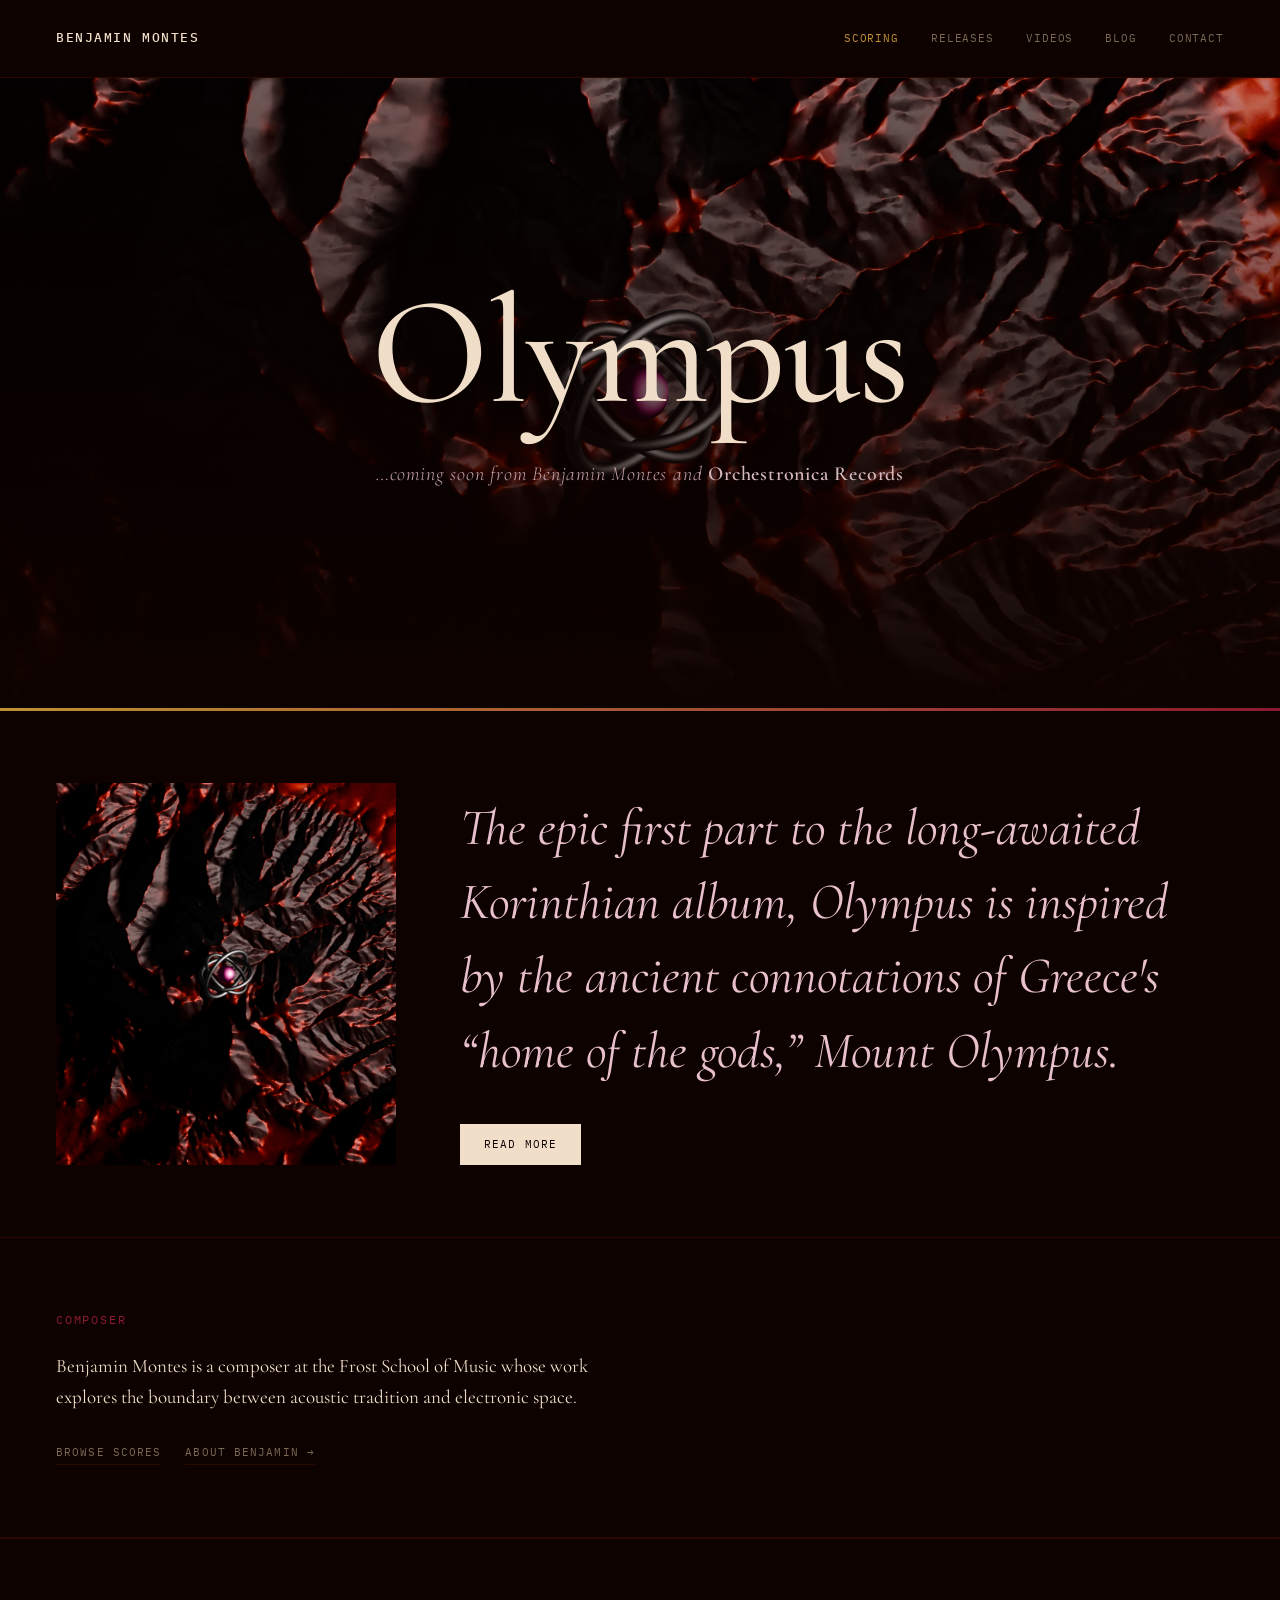
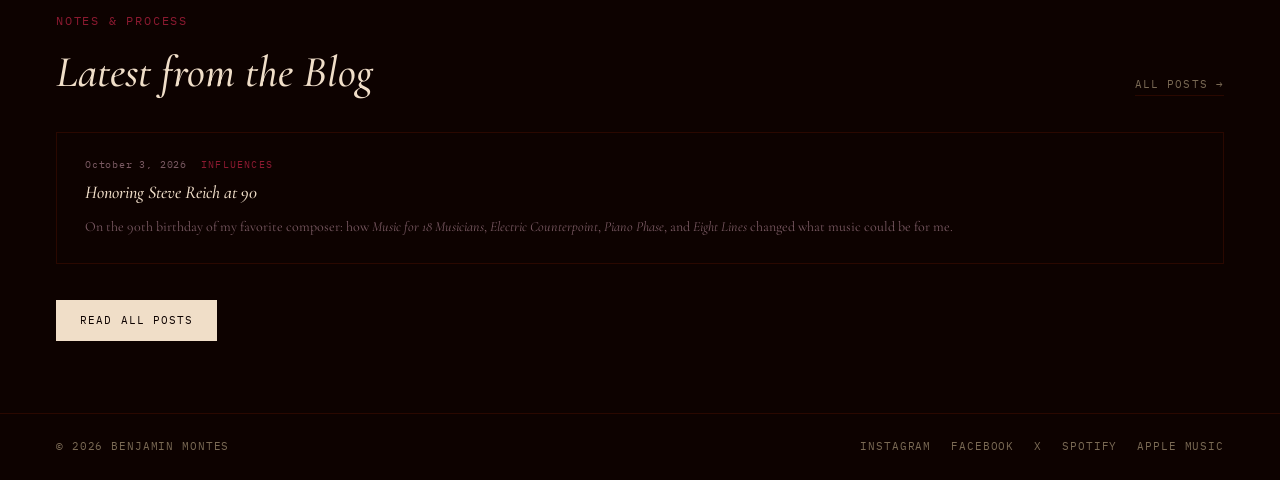
<file: index.html>
<!DOCTYPE html>
<html lang="en">
<head>
  <meta charset="UTF-8" />
  <meta name="viewport" content="width=device-width, initial-scale=1.0" />
  <title>Benjamin Montes — Composer</title>
  <link rel="preconnect" href="https://fonts.googleapis.com">
  <link rel="preconnect" href="https://fonts.gstatic.com" crossorigin>
  <link href="https://fonts.googleapis.com/css2?family=Cormorant+Garamond:ital,wght@0,300;0,400;0,500;0,600;1,300;1,400;1,500;1,600&family=IBM+Plex+Mono:wght@400;500&display=swap" rel="stylesheet">
  <link rel="stylesheet" href="style.css">
  <link rel="stylesheet" href="blog.css">
</head>
<body>

  <!-- ==================== NAV ==================== -->
  <nav class="nav">
    <a href="index.html" class="nav-name">Benjamin Montes</a>
    <button class="nav-hamburger" aria-label="Menu" aria-expanded="false"><span></span><span></span><span></span></button>
    <ul class="nav-links">
      <li><a href="scores.html" class="nav-scoring">Scoring</a></li>
      <li><a href="releases.html">Releases</a></li>
      <li><a href="videos.html">Videos</a></li>
      <li><a href="blog.html">Blog</a></li>
      <li><a href="contact.html">Contact</a></li>
      
    </ul>
  </nav>

  <!-- ==================== HERO ==================== -->
  <section class="hero">
    <div class="hero-bg-placeholder" aria-hidden="true"></div>
    <div class="hero-inner">
      <h1 class="hero-title">
        <span class="hero-title-main">Olympus</span>
      </h1>
      <p class="hero-coming-soon">&hellip;coming soon from Benjamin Montes and <strong class="hero-label">Orchestronica Records</strong></p>
    </div>
  </section>

  <!-- ==================== GRADIENT STRIP ==================== -->
  <div class="strip" role="separator"></div>

  <!-- ==================== ALBUM FEATURE ==================== -->
  <section class="album-feature" id="release">
    <div class="album-feature-inner">
      <img src="images/covers/Olympus.jpg" alt="Olympus" class="album-feature-img" />
      <div class="album-feature-text">
        <p class="album-feature-desc">The epic first part to the long-awaited Korinthian album, Olympus is inspired by the ancient connotations of Greece's &ldquo;home of the gods,&rdquo; Mount Olympus.</p>
        <a href="blog-olympus-sequence.html" class="btn-primary album-feature-read-more">Read More</a>
      </div>
    </div>
  </section>

  <!-- ==================== ABOUT STRIP ==================== -->
  <section class="about">
    <div class="about-inner">
      <p class="eyebrow">Composer</p>
      <p class="about-text">
        Benjamin Montes is a composer at the Frost School of Music whose work
        explores the boundary between acoustic tradition and electronic space.
      </p>
      <div class="about-links">
        <a href="scores.html" class="btn-ghost">Browse Scores</a>
        <a href="about.html" class="btn-ghost">About Benjamin &rarr;</a>
      </div>
    </div>
  </section>

  <!-- ==================== BLOG PREVIEW ==================== -->
  <section class="home-blog">
    <div class="home-blog-header">
      <div>
        <p class="eyebrow">Notes &amp; Process</p>
        <h2 class="home-blog-title">Latest from the Blog</h2>
      </div>
      <a href="blog.html" class="btn-ghost">All Posts &rarr;</a>
    </div>

    <div class="home-blog-list">

      <a href="blog-steve-reich.html" class="home-post-card">
        <div class="home-post-meta">
          <span class="home-post-date">October 3, 2026</span>
          <span class="home-post-tag">Influences</span>
        </div>
        <h3 class="home-post-title">Honoring Steve Reich at 90</h3>
        <p class="home-post-excerpt">On the 90th birthday of my favorite composer: how <em>Music for 18 Musicians</em>, <em>Electric Counterpoint</em>, <em>Piano Phase</em>, and <em>Eight Lines</em> changed what music could be for me.</p>
      </a>

    </div>

    <a href="blog.html" class="btn-primary">Read All Posts</a>
  </section>

  <!-- ==================== FOOTER ==================== -->
  <footer class="footer">
    <span class="footer-name">&copy; 2026 Benjamin Montes</span>
    <nav class="footer-social">
      <a href="https://instagram.com/benjaminsmontes" target="_blank" rel="noopener">Instagram</a>
      <a href="https://www.facebook.com/61577914032293/" target="_blank" rel="noopener">Facebook</a>
      <a href="https://x.com/benjaminsmontes" target="_blank" rel="noopener">X</a>
      <a href="https://open.spotify.com/artist/6ps73RGhMDePn7EByVew5k?si=Z1z0tnssSOyLZ9sCfh_7qw" target="_blank" rel="noopener">Spotify</a>
      <a href="https://music.apple.com/us/artist/benjamin-montes/1446550968" target="_blank" rel="noopener">Apple Music</a>
    </nav>
  </footer>

  <script src="nav.js"></script>
</body>
</html>
</file>
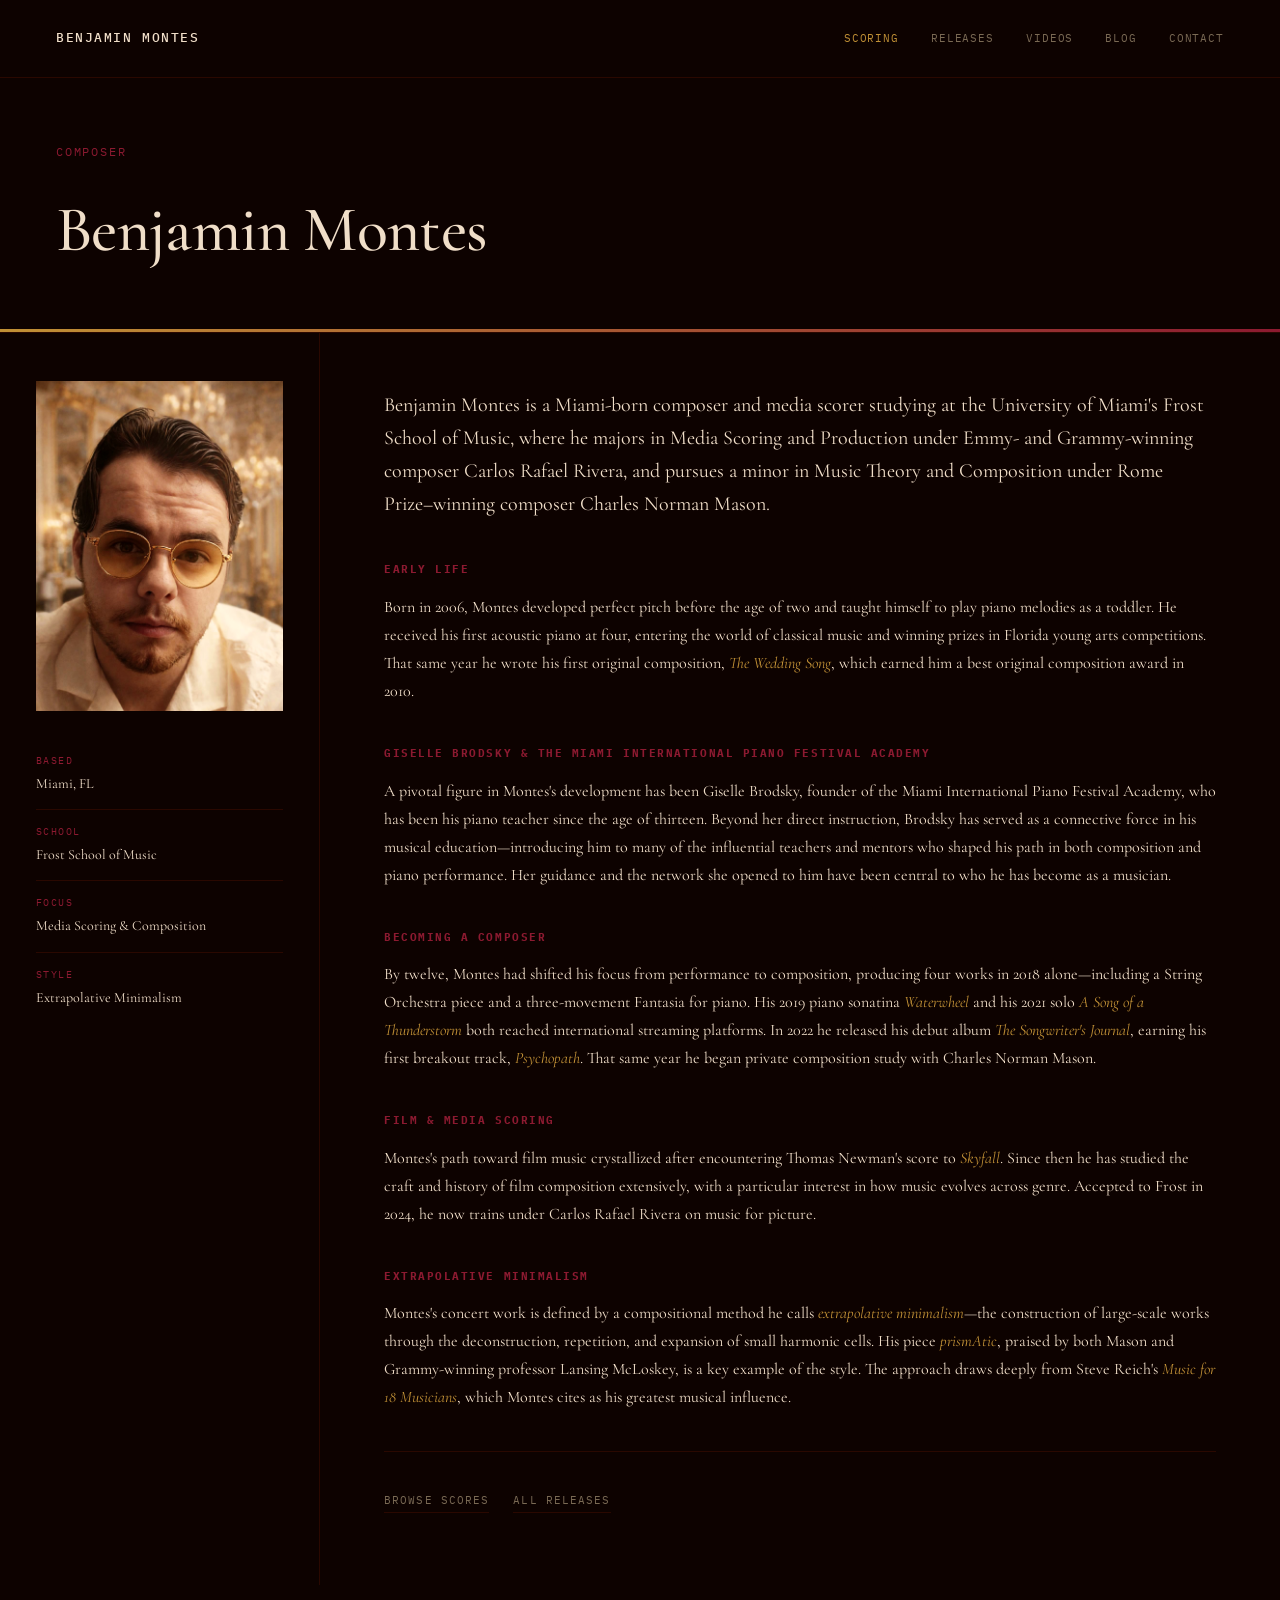
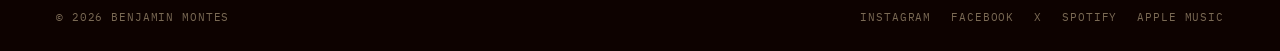
<file: about.html>
<!DOCTYPE html>
<html lang="en">
<head>
  <meta charset="UTF-8" />
  <meta name="viewport" content="width=device-width, initial-scale=1.0" />
  <title>About — Benjamin Montes</title>
  <link rel="preconnect" href="https://fonts.googleapis.com">
  <link rel="preconnect" href="https://fonts.gstatic.com" crossorigin>
  <link href="https://fonts.googleapis.com/css2?family=Cormorant+Garamond:ital,wght@0,300;0,400;0,500;0,600;1,300;1,400;1,500;1,600&family=IBM+Plex+Mono:wght@400;500&display=swap" rel="stylesheet">
  <link rel="stylesheet" href="style.css">
  <link rel="stylesheet" href="about.css">
</head>
<body>

  <!-- ==================== NAV ==================== -->
  <nav class="nav">
    <a href="index.html" class="nav-name">Benjamin Montes</a>
    <button class="nav-hamburger" aria-label="Menu" aria-expanded="false"><span></span><span></span><span></span></button>
    <ul class="nav-links">
      <li><a href="scores.html" class="nav-scoring">Scoring</a></li>
      <li><a href="releases.html">Releases</a></li>
      <li><a href="videos.html">Videos</a></li>
      <li><a href="blog.html">Blog</a></li>
      <li><a href="contact.html">Contact</a></li>
      
    </ul>
  </nav>

  <!-- ==================== PAGE HEADER ==================== -->
  <header class="page-header">
    <p class="eyebrow">Composer</p>
    <h1 class="page-title">Benjamin Montes</h1>
  </header>

  <div class="strip" role="separator"></div>

  <!-- ==================== ABOUT BODY ==================== -->
  <main class="about-page">

    <!-- Portrait -->
    <aside class="about-portrait-col">
      <div class="portrait-wrap">
        <img
          src="images/benjamin-montes.jpg"
          alt="Benjamin Montes"
          class="portrait-img"
        />
        <dl class="portrait-meta">
          <div class="portrait-meta-item">
            <dt>Based</dt>
            <dd>Miami, FL</dd>
          </div>
          <div class="portrait-meta-item">
            <dt>School</dt>
            <dd>Frost School of Music</dd>
          </div>
          <div class="portrait-meta-item">
            <dt>Focus</dt>
            <dd>Media Scoring &amp; Composition</dd>
          </div>
          <div class="portrait-meta-item">
            <dt>Style</dt>
            <dd>Extrapolative Minimalism</dd>
          </div>
        </dl>
      </div>
    </aside>

    <!-- Bio text -->
    <article class="about-text-col">

      <section class="bio-section">
        <p class="bio-lead">
          Benjamin Montes is a Miami-born composer and media scorer studying at
          the University of Miami's Frost School of Music, where he majors in
          Media Scoring and Production under Emmy- and Grammy-winning composer
          Carlos Rafael Rivera, and pursues a minor in Music Theory and
          Composition under Rome Prize&ndash;winning composer Charles Norman Mason.
        </p>
      </section>

      <section class="bio-section">
        <h2 class="bio-heading">Early Life</h2>
        <p class="bio-body">
          Born in 2006, Montes developed perfect pitch before the age of two and
          taught himself to play piano melodies as a toddler. He received his
          first acoustic piano at four, entering the world of classical music and
          winning prizes in Florida young arts competitions. That same year he
          wrote his first original composition, <em>The Wedding Song</em>, which
          earned him a best original composition award in 2010.
        </p>
      </section>

      <section class="bio-section">
        <h2 class="bio-heading">Giselle Brodsky &amp; the Miami International Piano Festival Academy</h2>
        <p class="bio-body">
          A pivotal figure in Montes's development has been Giselle Brodsky, founder
          of the Miami International Piano Festival Academy, who has been his piano teacher since
          the age of thirteen. Beyond her direct instruction, Brodsky has served as
          a connective force in his musical education&mdash;introducing him to many
          of the influential teachers and mentors who shaped his path in both
          composition and piano performance. Her guidance and the network she opened
          to him have been central to who he has become as a musician.
        </p>
      </section>

      <section class="bio-section">
        <h2 class="bio-heading">Becoming a Composer</h2>
        <p class="bio-body">
          By twelve, Montes had shifted his focus from performance to composition,
          producing four works in 2018 alone&mdash;including a String Orchestra
          piece and a three-movement Fantasia for piano. His 2019 piano sonatina
          <em>Waterwheel</em> and his 2021 solo <em>A Song of a Thunderstorm</em>
          both reached international streaming platforms. In 2022 he released his
          debut album <em>The Songwriter's Journal</em>, earning his first breakout
          track, <em>Psychopath</em>. That same year he began private composition
          study with Charles Norman Mason.
        </p>
      </section>

      <section class="bio-section">
        <h2 class="bio-heading">Film &amp; Media Scoring</h2>
        <p class="bio-body">
          Montes's path toward film music crystallized after encountering Thomas
          Newman's score to <em>Skyfall</em>. Since then he has studied the craft
          and history of film composition extensively, with a particular interest
          in how music evolves across genre. Accepted to Frost in 2024, he now
          trains under Carlos Rafael Rivera on music for picture.
        </p>
      </section>

      <section class="bio-section">
        <h2 class="bio-heading">Extrapolative Minimalism</h2>
        <p class="bio-body">
          Montes's concert work is defined by a compositional method he calls
          <em>extrapolative minimalism</em>&mdash;the construction of large-scale
          works through the deconstruction, repetition, and expansion of small
          harmonic cells. His piece <em>prismAtic</em>, praised by both Mason and
          Grammy-winning professor Lansing McLoskey, is a key example of the style.
          The approach draws deeply from Steve Reich's
          <em>Music for 18 Musicians</em>, which Montes cites as his greatest
          musical influence.
        </p>
      </section>

      <div class="bio-links">
        <a href="scores.html" class="btn-ghost">Browse Scores</a>
        <a href="releases.html" class="btn-ghost">All Releases</a>
      </div>

    </article>
  </main>

  <!-- ==================== FOOTER ==================== -->
  <footer class="footer">
    <span class="footer-name">&copy; 2026 Benjamin Montes</span>
    <nav class="footer-social">
      <a href="https://instagram.com/benjaminsmontes" target="_blank" rel="noopener">Instagram</a>
      <a href="https://www.facebook.com/61577914032293/" target="_blank" rel="noopener">Facebook</a>
      <a href="https://x.com/benjaminsmontes" target="_blank" rel="noopener">X</a>
      <a href="https://open.spotify.com/artist/6ps73RGhMDePn7EByVew5k?si=Z1z0tnssSOyLZ9sCfh_7qw" target="_blank" rel="noopener">Spotify</a>
      <a href="https://music.apple.com/us/artist/benjamin-montes/1446550968" target="_blank" rel="noopener">Apple Music</a>
    </nav>
  </footer>

  <script src="nav.js"></script>
</body>
</html>
</file>
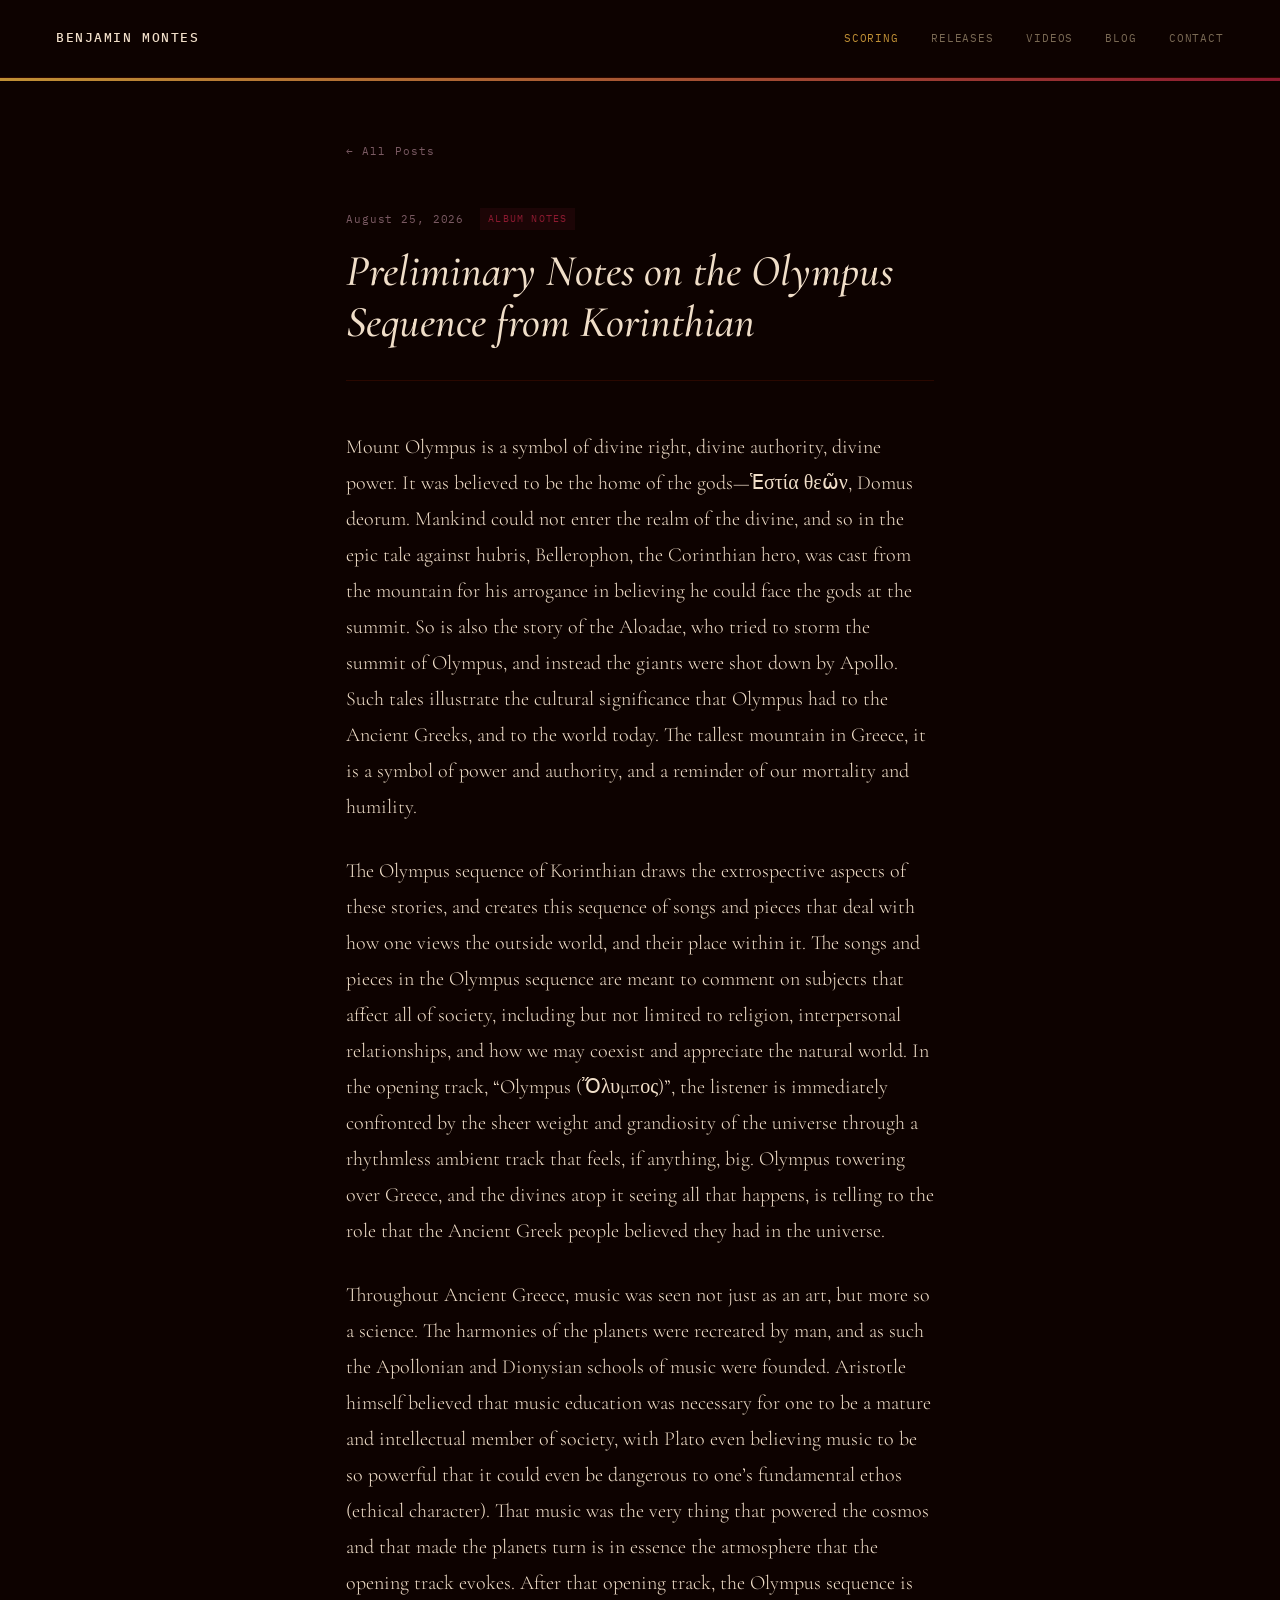
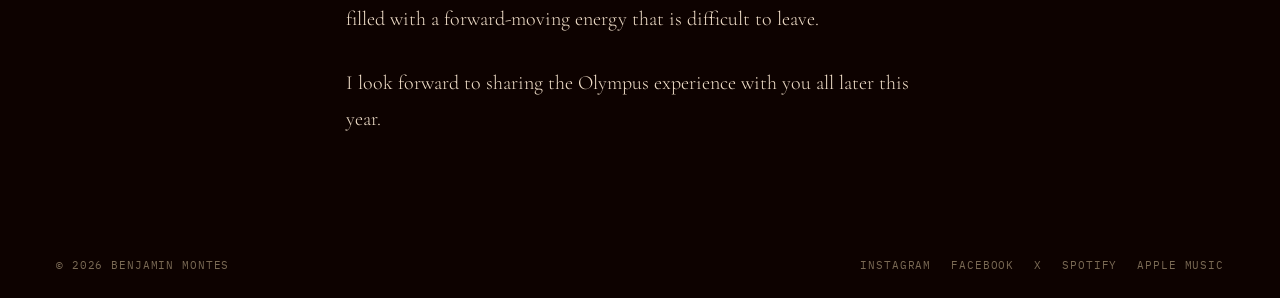
<file: blog-olympus-sequence.html>
<!DOCTYPE html>
<html lang="en">
<head>
  <meta charset="UTF-8" />
  <meta name="viewport" content="width=device-width, initial-scale=1.0" />
  <title>Preliminary Notes on the Olympus Sequence from Korinthian — Benjamin Montes</title>
  <link rel="preconnect" href="https://fonts.googleapis.com">
  <link rel="preconnect" href="https://fonts.gstatic.com" crossorigin>
  <link href="https://fonts.googleapis.com/css2?family=Cormorant+Garamond:ital,wght@0,300;0,400;0,500;0,600;1,300;1,400;1,500;1,600&family=IBM+Plex+Mono:wght@400;500&display=swap" rel="stylesheet">
  <link rel="stylesheet" href="style.css">
  <link rel="stylesheet" href="blog.css">
</head>
<body>

  <nav class="nav">
    <a href="index.html" class="nav-name">Benjamin Montes</a>
    <button class="nav-hamburger" aria-label="Menu" aria-expanded="false"><span></span><span></span><span></span></button>
    <ul class="nav-links">
      <li><a href="scores.html" class="nav-scoring">Scoring</a></li>
      <li><a href="releases.html">Releases</a></li>
      <li><a href="videos.html">Videos</a></li>
      <li><a href="blog.html" class="nav-active">Blog</a></li>
      <li><a href="contact.html">Contact</a></li>
      
    </ul>
  </nav>

  <div class="strip" role="separator"></div>

  <main class="post-article">

    <a href="blog.html" class="post-back">&larr; All Posts</a>

    <header class="post-article-header">
      <div class="post-meta">
        <span class="post-date">August 25, 2026</span>
        <span class="post-tag">Album Notes</span>
      </div>
      <h1 class="post-article-title">Preliminary Notes on the Olympus Sequence from Korinthian</h1>
    </header>

    <div class="post-article-body">
      <p>Mount Olympus is a symbol of divine right, divine authority, divine power. It was believed to be the home of the gods&mdash;Ἑστία θεῶν, Domus deorum. Mankind could not enter the realm of the divine, and so in the epic tale against hubris, Bellerophon, the Corinthian hero, was cast from the mountain for his arrogance in believing he could face the gods at the summit. So is also the story of the Aloadae, who tried to storm the summit of Olympus, and instead the giants were shot down by Apollo. Such tales illustrate the cultural significance that Olympus had to the Ancient Greeks, and to the world today. The tallest mountain in Greece, it is a symbol of power and authority, and a reminder of our mortality and humility.</p>

      <p>The Olympus sequence of Korinthian draws the extrospective aspects of these stories, and creates this sequence of songs and pieces that deal with how one views the outside world, and their place within it. The songs and pieces in the Olympus sequence are meant to comment on subjects that affect all of society, including but not limited to religion, interpersonal relationships, and how we may coexist and appreciate the natural world. In the opening track, &ldquo;Olympus (Ὄλυμπος)&rdquo;, the listener is immediately confronted by the sheer weight and grandiosity of the universe through a rhythmless ambient track that feels, if anything, big. Olympus towering over Greece, and the divines atop it seeing all that happens, is telling to the role that the Ancient Greek people believed they had in the universe.</p>

      <p>Throughout Ancient Greece, music was seen not just as an art, but more so a science. The harmonies of the planets were recreated by man, and as such the Apollonian and Dionysian schools of music were founded. Aristotle himself believed that music education was necessary for one to be a mature and intellectual member of society, with Plato even believing music to be so powerful that it could even be dangerous to one&rsquo;s fundamental ethos (ethical character). That music was the very thing that powered the cosmos and that made the planets turn is in essence the atmosphere that the opening track evokes. After that opening track, the Olympus sequence is filled with a forward-moving energy that is difficult to leave.</p>

      <p>I look forward to sharing the Olympus experience with you all later this year.</p>
    </div>

  </main>

  <footer class="footer">
    <span class="footer-name">&copy; 2026 Benjamin Montes</span>
    <nav class="footer-social">
      <a href="https://instagram.com/benjaminsmontes" target="_blank" rel="noopener">Instagram</a>
      <a href="https://www.facebook.com/61577914032293/" target="_blank" rel="noopener">Facebook</a>
      <a href="https://x.com/benjaminsmontes" target="_blank" rel="noopener">X</a>
      <a href="https://open.spotify.com/artist/6ps73RGhMDePn7EByVew5k?si=Z1z0tnssSOyLZ9sCfh_7qw" target="_blank" rel="noopener">Spotify</a>
      <a href="https://music.apple.com/us/artist/benjamin-montes/1446550968" target="_blank" rel="noopener">Apple Music</a>
    </nav>
  </footer>

  <script src="nav.js"></script>
</body>
</html>
</file>
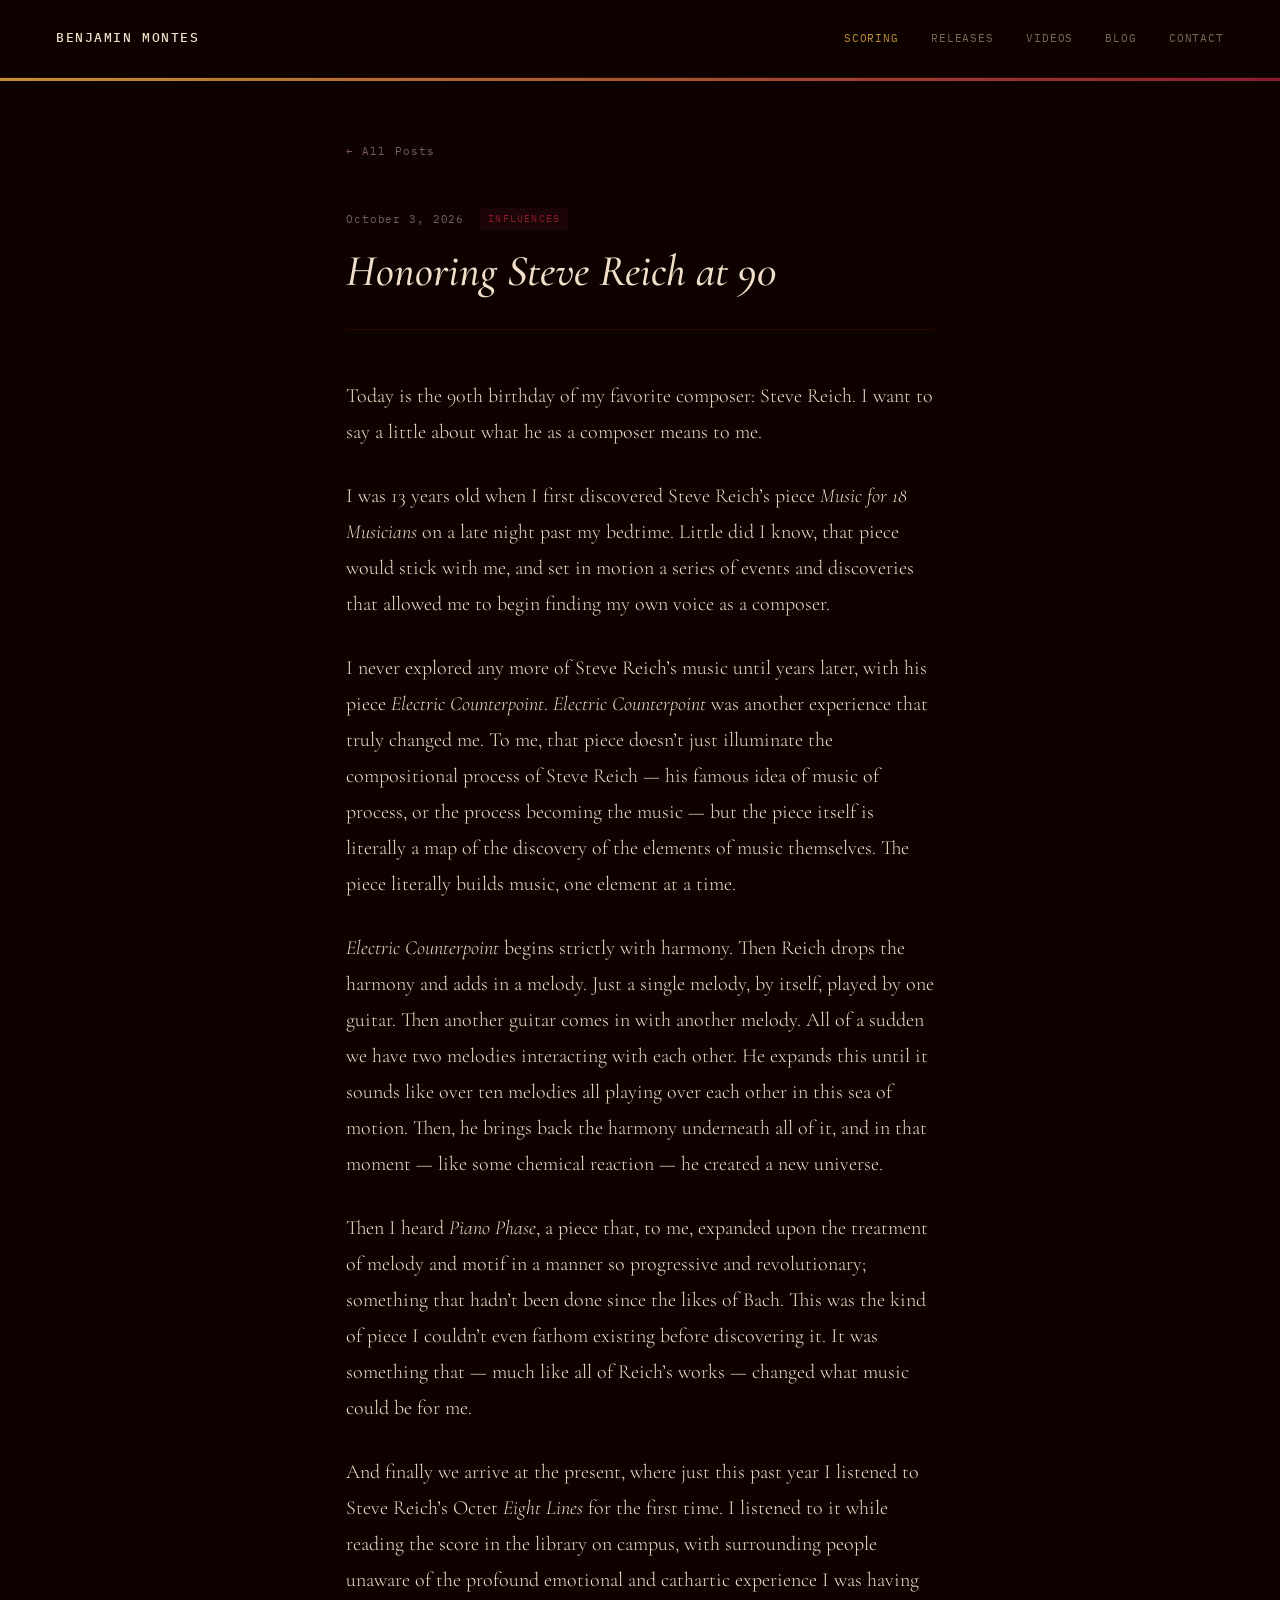
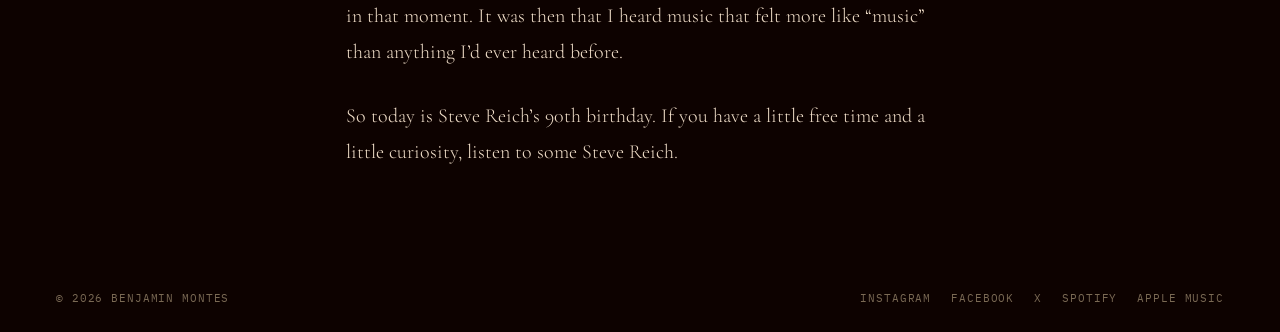
<file: blog-steve-reich.html>
<!DOCTYPE html>
<html lang="en">
<head>
  <meta charset="UTF-8" />
  <meta name="viewport" content="width=device-width, initial-scale=1.0" />
  <title>Honoring Steve Reich at 90 — Benjamin Montes</title>
  <link rel="preconnect" href="https://fonts.googleapis.com">
  <link rel="preconnect" href="https://fonts.gstatic.com" crossorigin>
  <link href="https://fonts.googleapis.com/css2?family=Cormorant+Garamond:ital,wght@0,300;0,400;0,500;0,600;1,300;1,400;1,500;1,600&family=IBM+Plex+Mono:wght@400;500&display=swap" rel="stylesheet">
  <link rel="stylesheet" href="style.css">
  <link rel="stylesheet" href="blog.css">
</head>
<body>

  <nav class="nav">
    <a href="index.html" class="nav-name">Benjamin Montes</a>
    <button class="nav-hamburger" aria-label="Menu" aria-expanded="false"><span></span><span></span><span></span></button>
    <ul class="nav-links">
      <li><a href="scores.html" class="nav-scoring">Scoring</a></li>
      <li><a href="releases.html">Releases</a></li>
      <li><a href="videos.html">Videos</a></li>
      <li><a href="blog.html" class="nav-active">Blog</a></li>
      <li><a href="contact.html">Contact</a></li>
    </ul>
  </nav>

  <div class="strip" role="separator"></div>

  <main class="post-article">

    <a href="blog.html" class="post-back">&larr; All Posts</a>

    <header class="post-article-header">
      <div class="post-meta">
        <span class="post-date">October 3, 2026</span>
        <span class="post-tag">Influences</span>
      </div>
      <h1 class="post-article-title">Honoring Steve Reich at 90</h1>
    </header>

    <div class="post-article-body">
      <p>Today is the 90th birthday of my favorite composer: Steve Reich. I want to say a little about what he as a composer means to me.</p>

      <p>I was 13 years old when I first discovered Steve Reich&rsquo;s piece <em>Music for 18 Musicians</em> on a late night past my bedtime. Little did I know, that piece would stick with me, and set in motion a series of events and discoveries that allowed me to begin finding my own voice as a composer.</p>

      <p>I never explored any more of Steve Reich&rsquo;s music until years later, with his piece <em>Electric Counterpoint</em>. <em>Electric Counterpoint</em> was another experience that truly changed me. To me, that piece doesn&rsquo;t just illuminate the compositional process of Steve Reich &mdash; his famous idea of music of process, or the process becoming the music &mdash; but the piece itself is literally a map of the discovery of the elements of music themselves. The piece literally builds music, one element at a time.</p>

      <p><em>Electric Counterpoint</em> begins strictly with harmony. Then Reich drops the harmony and adds in a melody. Just a single melody, by itself, played by one guitar. Then another guitar comes in with another melody. All of a sudden we have two melodies interacting with each other. He expands this until it sounds like over ten melodies all playing over each other in this sea of motion. Then, he brings back the harmony underneath all of it, and in that moment &mdash; like some chemical reaction &mdash; he created a new universe.</p>

      <p>Then I heard <em>Piano Phase</em>, a piece that, to me, expanded upon the treatment of melody and motif in a manner so progressive and revolutionary; something that hadn&rsquo;t been done since the likes of Bach. This was the kind of piece I couldn&rsquo;t even fathom existing before discovering it. It was something that &mdash; much like all of Reich&rsquo;s works &mdash; changed what music could be for me.</p>

      <p>And finally we arrive at the present, where just this past year I listened to Steve Reich&rsquo;s Octet <em>Eight Lines</em> for the first time. I listened to it while reading the score in the library on campus, with surrounding people unaware of the profound emotional and cathartic experience I was having in that moment. It was then that I heard music that felt more like &ldquo;music&rdquo; than anything I&rsquo;d ever heard before.</p>

      <p>So today is Steve Reich&rsquo;s 90th birthday. If you have a little free time and a little curiosity, listen to some Steve Reich.</p>
    </div>

  </main>

  <footer class="footer">
    <span class="footer-name">&copy; 2026 Benjamin Montes</span>
    <nav class="footer-social">
      <a href="https://instagram.com/benjaminsmontes" target="_blank" rel="noopener">Instagram</a>
      <a href="https://www.facebook.com/61577914032293/" target="_blank" rel="noopener">Facebook</a>
      <a href="https://x.com/benjaminsmontes" target="_blank" rel="noopener">X</a>
      <a href="https://open.spotify.com/artist/6ps73RGhMDePn7EByVew5k?si=Z1z0tnssSOyLZ9sCfh_7qw" target="_blank" rel="noopener">Spotify</a>
      <a href="https://music.apple.com/us/artist/benjamin-montes/1446550968" target="_blank" rel="noopener">Apple Music</a>
    </nav>
  </footer>

  <script src="nav.js"></script>
</body>
</html>
</file>
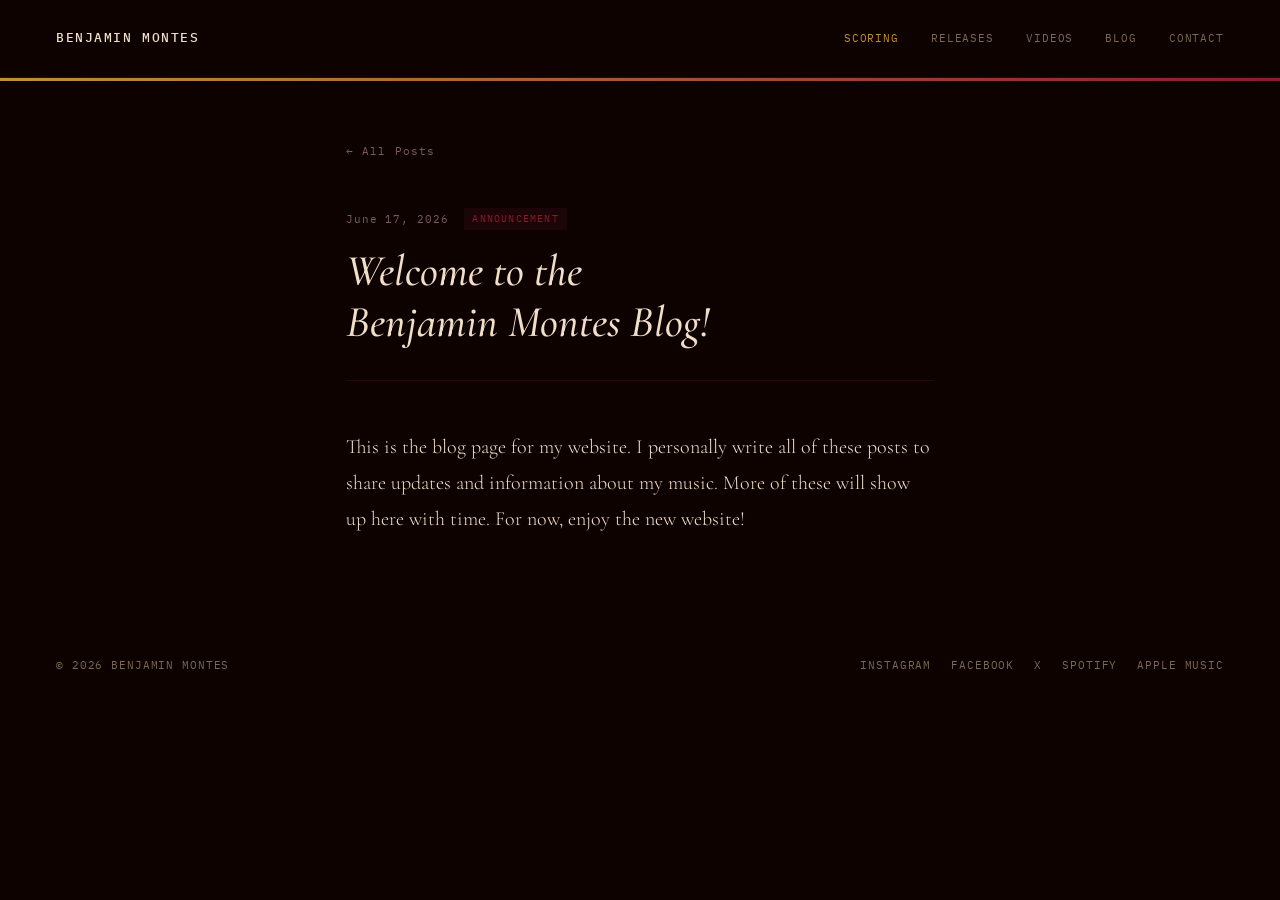
<file: blog-welcome.html>
<!DOCTYPE html>
<html lang="en">
<head>
  <meta charset="UTF-8" />
  <meta name="viewport" content="width=device-width, initial-scale=1.0" />
  <title>Welcome to the Benjamin Montes Blog — Benjamin Montes</title>
  <link rel="preconnect" href="https://fonts.googleapis.com">
  <link rel="preconnect" href="https://fonts.gstatic.com" crossorigin>
  <link href="https://fonts.googleapis.com/css2?family=Cormorant+Garamond:ital,wght@0,300;0,400;0,500;0,600;1,300;1,400;1,500;1,600&family=IBM+Plex+Mono:wght@400;500&display=swap" rel="stylesheet">
  <link rel="stylesheet" href="style.css">
  <link rel="stylesheet" href="blog.css">
</head>
<body>

  <nav class="nav">
    <a href="index.html" class="nav-name">Benjamin Montes</a>
    <button class="nav-hamburger" aria-label="Menu" aria-expanded="false"><span></span><span></span><span></span></button>
    <ul class="nav-links">
      <li><a href="scores.html" class="nav-scoring">Scoring</a></li>
      <li><a href="releases.html">Releases</a></li>
      <li><a href="videos.html">Videos</a></li>
      <li><a href="blog.html" class="nav-active">Blog</a></li>
      <li><a href="contact.html">Contact</a></li>
      
    </ul>
  </nav>

  <div class="strip" role="separator"></div>

  <main class="post-article">

    <a href="blog.html" class="post-back">&larr; All Posts</a>

    <header class="post-article-header">
      <div class="post-meta">
        <span class="post-date">June 17, 2026</span>
        <span class="post-tag">Announcement</span>
      </div>
      <h1 class="post-article-title">Welcome to the Benjamin Montes Blog!</h1>
    </header>

    <div class="post-article-body">
      <p>This is the blog page for my website. I personally write all of these posts to share updates and information about my music. More of these will show up here with time. For now, enjoy the new website!</p>
    </div>

  </main>

  <footer class="footer">
    <span class="footer-name">&copy; 2026 Benjamin Montes</span>
    <nav class="footer-social">
      <a href="https://instagram.com/benjaminsmontes" target="_blank" rel="noopener">Instagram</a>
      <a href="https://www.facebook.com/61577914032293/" target="_blank" rel="noopener">Facebook</a>
      <a href="https://x.com/benjaminsmontes" target="_blank" rel="noopener">X</a>
      <a href="https://open.spotify.com/artist/6ps73RGhMDePn7EByVew5k?si=Z1z0tnssSOyLZ9sCfh_7qw" target="_blank" rel="noopener">Spotify</a>
      <a href="https://music.apple.com/us/artist/benjamin-montes/1446550968" target="_blank" rel="noopener">Apple Music</a>
    </nav>
  </footer>

  <script src="nav.js"></script>
</body>
</html>
</file>
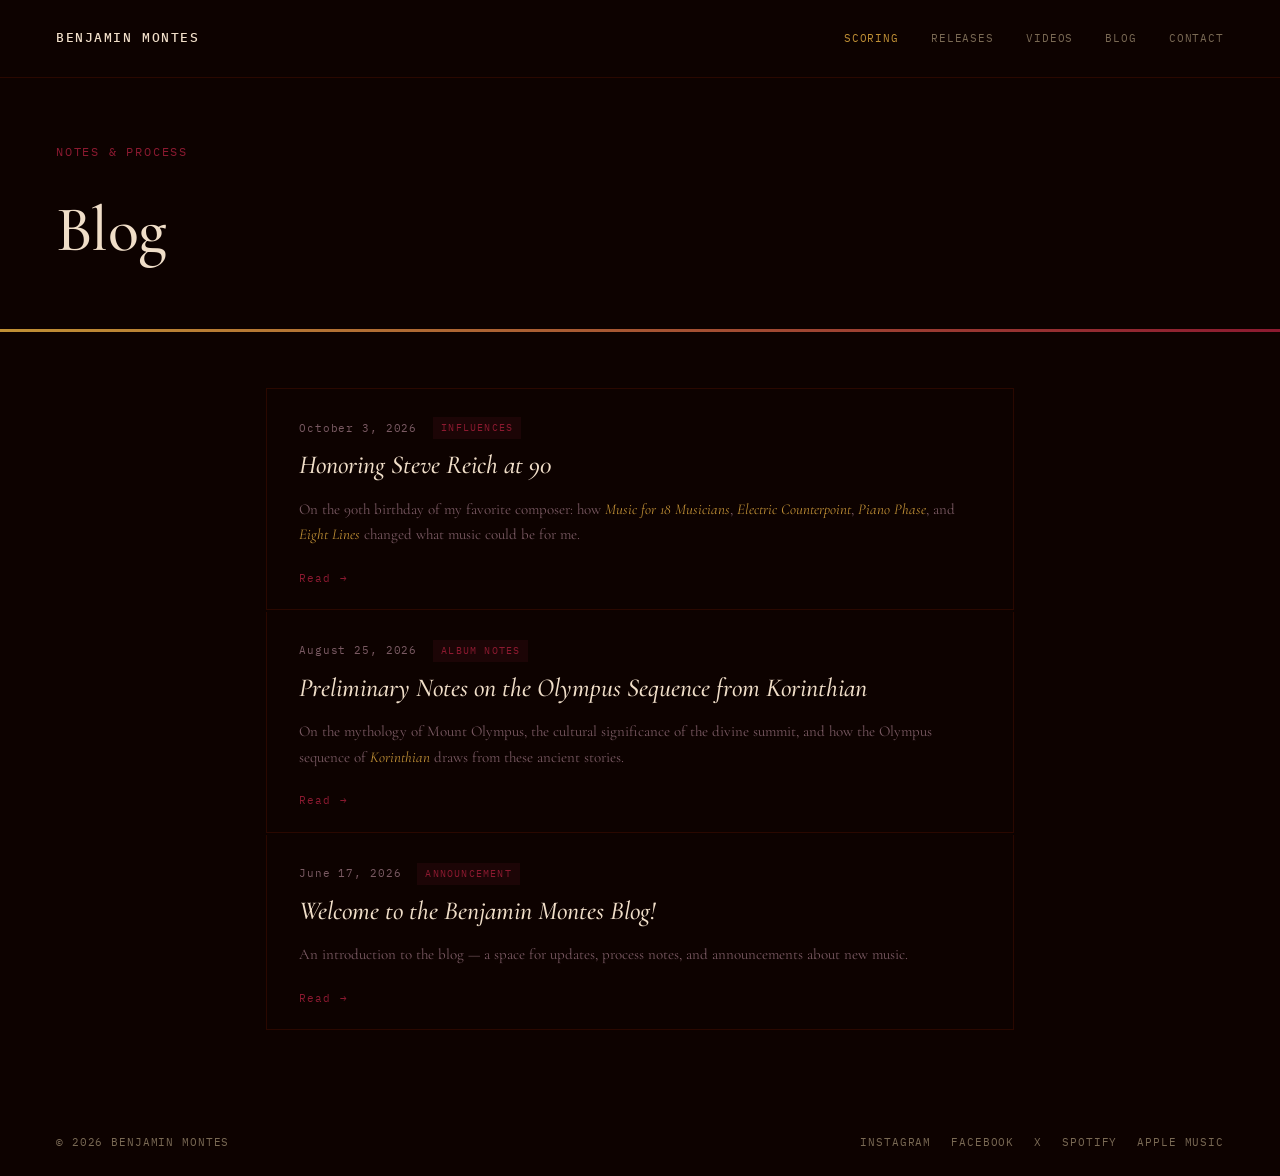
<file: blog.html>
<!DOCTYPE html>
<html lang="en">
<head>
  <meta charset="UTF-8" />
  <meta name="viewport" content="width=device-width, initial-scale=1.0" />
  <title>Blog — Benjamin Montes</title>
  <link rel="preconnect" href="https://fonts.googleapis.com">
  <link rel="preconnect" href="https://fonts.gstatic.com" crossorigin>
  <link href="https://fonts.googleapis.com/css2?family=Cormorant+Garamond:ital,wght@0,300;0,400;0,500;0,600;1,300;1,400;1,500;1,600&family=IBM+Plex+Mono:wght@400;500&display=swap" rel="stylesheet">
  <link rel="stylesheet" href="style.css">
  <link rel="stylesheet" href="blog.css">
</head>
<body>

  <nav class="nav">
    <a href="index.html" class="nav-name">Benjamin Montes</a>
    <button class="nav-hamburger" aria-label="Menu" aria-expanded="false"><span></span><span></span><span></span></button>
    <ul class="nav-links">
      <li><a href="scores.html" class="nav-scoring">Scoring</a></li>
      <li><a href="releases.html">Releases</a></li>
      <li><a href="videos.html">Videos</a></li>
      <li><a href="blog.html" class="nav-active">Blog</a></li>
      <li><a href="contact.html">Contact</a></li>
      
    </ul>
  </nav>

  <header class="page-header">
    <p class="eyebrow">Notes &amp; Process</p>
    <h1 class="page-title">Blog</h1>
  </header>

  <div class="strip" role="separator"></div>

  <main class="blog-main">

    <a href="blog-steve-reich.html" class="post-card">
      <div class="post-header">
        <div class="post-meta">
          <span class="post-date">October 3, 2026</span>
          <span class="post-tag">Influences</span>
        </div>
        <h2 class="post-title">Honoring Steve Reich at 90</h2>
      </div>
      <p class="post-excerpt">On the 90th birthday of my favorite composer: how <em>Music for 18 Musicians</em>, <em>Electric Counterpoint</em>, <em>Piano Phase</em>, and <em>Eight Lines</em> changed what music could be for me.</p>
      <span class="post-read">Read &rarr;</span>
    </a>

    <a href="blog-olympus-sequence.html" class="post-card">
      <div class="post-header">
        <div class="post-meta">
          <span class="post-date">August 25, 2026</span>
          <span class="post-tag">Album Notes</span>
        </div>
        <h2 class="post-title">Preliminary Notes on the Olympus Sequence from Korinthian</h2>
      </div>
      <p class="post-excerpt">On the mythology of Mount Olympus, the cultural significance of the divine summit, and how the Olympus sequence of <em>Korinthian</em> draws from these ancient stories.</p>
      <span class="post-read">Read &rarr;</span>
    </a>

    <a href="blog-welcome.html" class="post-card">
      <div class="post-header">
        <div class="post-meta">
          <span class="post-date">June 17, 2026</span>
          <span class="post-tag">Announcement</span>
        </div>
        <h2 class="post-title">Welcome to the Benjamin Montes Blog!</h2>
      </div>
      <p class="post-excerpt">An introduction to the blog — a space for updates, process notes, and announcements about new music.</p>
      <span class="post-read">Read &rarr;</span>
    </a>

  </main>

  <footer class="footer">
    <span class="footer-name">&copy; 2026 Benjamin Montes</span>
    <nav class="footer-social">
      <a href="https://instagram.com/benjaminsmontes" target="_blank" rel="noopener">Instagram</a>
      <a href="https://www.facebook.com/61577914032293/" target="_blank" rel="noopener">Facebook</a>
      <a href="https://x.com/benjaminsmontes" target="_blank" rel="noopener">X</a>
      <a href="https://open.spotify.com/artist/6ps73RGhMDePn7EByVew5k?si=Z1z0tnssSOyLZ9sCfh_7qw" target="_blank" rel="noopener">Spotify</a>
      <a href="https://music.apple.com/us/artist/benjamin-montes/1446550968" target="_blank" rel="noopener">Apple Music</a>
    </nav>
  </footer>

  <script src="nav.js"></script>
</body>
</html>
</file>
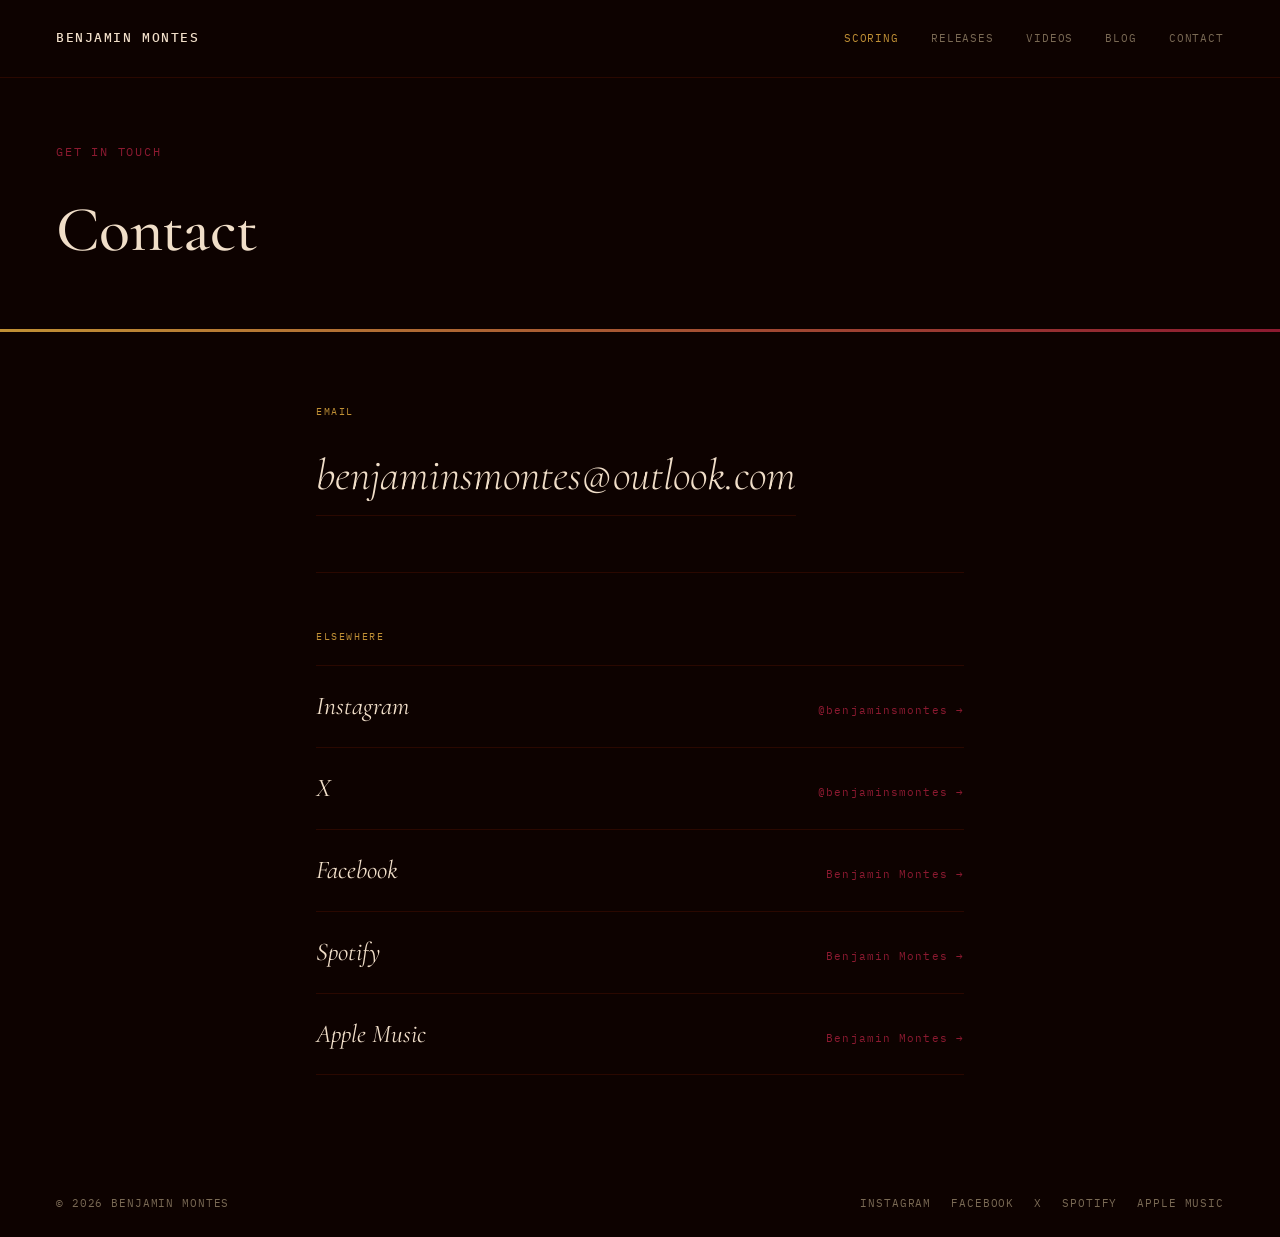
<file: contact.html>
<!DOCTYPE html>
<html lang="en">
<head>
  <meta charset="UTF-8" />
  <meta name="viewport" content="width=device-width, initial-scale=1.0" />
  <title>Contact — Benjamin Montes</title>
  <link rel="preconnect" href="https://fonts.googleapis.com">
  <link rel="preconnect" href="https://fonts.gstatic.com" crossorigin>
  <link href="https://fonts.googleapis.com/css2?family=Cormorant+Garamond:ital,wght@0,300;0,400;0,500;0,600;1,300;1,400;1,500;1,600&family=IBM+Plex+Mono:wght@400;500&display=swap" rel="stylesheet">
  <link rel="stylesheet" href="style.css">
</head>
<body>

  <nav class="nav">
    <a href="index.html" class="nav-name">Benjamin Montes</a>
    <button class="nav-hamburger" aria-label="Menu" aria-expanded="false"><span></span><span></span><span></span></button>
    <ul class="nav-links">
      <li><a href="scores.html" class="nav-scoring">Scoring</a></li>
      <li><a href="releases.html">Releases</a></li>
      <li><a href="videos.html">Videos</a></li>
      <li><a href="blog.html">Blog</a></li>
      <li><a href="contact.html" class="nav-active">Contact</a></li>
      
    </ul>
  </nav>

  <header class="page-header">
    <p class="eyebrow">Get in Touch</p>
    <h1 class="page-title">Contact</h1>
  </header>

  <div class="strip" role="separator"></div>

  <main class="contact-main">

    <section class="contact-email-section">
      <p class="contact-label">Email</p>
      <a href="mailto:benjaminsmontes@outlook.com" class="contact-email">benjaminsmontes@outlook.com</a>
    </section>

    <div class="contact-divider"></div>

    <section class="contact-social-section">
      <p class="contact-label">Elsewhere</p>
      <ul class="contact-social-list">
        <li class="contact-social-item">
          <span class="contact-social-platform">Instagram</span>
          <a href="https://instagram.com/benjaminsmontes" target="_blank" rel="noopener" class="contact-social-link">@benjaminsmontes &rarr;</a>
        </li>
        <li class="contact-social-item">
          <span class="contact-social-platform">X</span>
          <a href="https://x.com/benjaminsmontes" target="_blank" rel="noopener" class="contact-social-link">@benjaminsmontes &rarr;</a>
        </li>
        <li class="contact-social-item">
          <span class="contact-social-platform">Facebook</span>
          <a href="https://www.facebook.com/61577914032293/" target="_blank" rel="noopener" class="contact-social-link">Benjamin Montes &rarr;</a>
        </li>
        <li class="contact-social-item">
          <span class="contact-social-platform">Spotify</span>
          <a href="https://open.spotify.com/artist/6ps73RGhMDePn7EByVew5k?si=Z1z0tnssSOyLZ9sCfh_7qw" target="_blank" rel="noopener" class="contact-social-link">Benjamin Montes &rarr;</a>
        </li>
        <li class="contact-social-item">
          <span class="contact-social-platform">Apple Music</span>
          <a href="https://music.apple.com/us/artist/benjamin-montes/1446550968" target="_blank" rel="noopener" class="contact-social-link">Benjamin Montes &rarr;</a>
        </li>
      </ul>
    </section>

  </main>

  <footer class="footer">
    <span class="footer-name">&copy; 2026 Benjamin Montes</span>
    <nav class="footer-social">
      <a href="https://instagram.com/benjaminsmontes" target="_blank" rel="noopener">Instagram</a>
      <a href="https://www.facebook.com/61577914032293/" target="_blank" rel="noopener">Facebook</a>
      <a href="https://x.com/benjaminsmontes" target="_blank" rel="noopener">X</a>
      <a href="https://open.spotify.com/artist/6ps73RGhMDePn7EByVew5k?si=Z1z0tnssSOyLZ9sCfh_7qw" target="_blank" rel="noopener">Spotify</a>
      <a href="https://music.apple.com/us/artist/benjamin-montes/1446550968" target="_blank" rel="noopener">Apple Music</a>
    </nav>
  </footer>

  <script src="nav.js"></script>
</body>
</html>
</file>
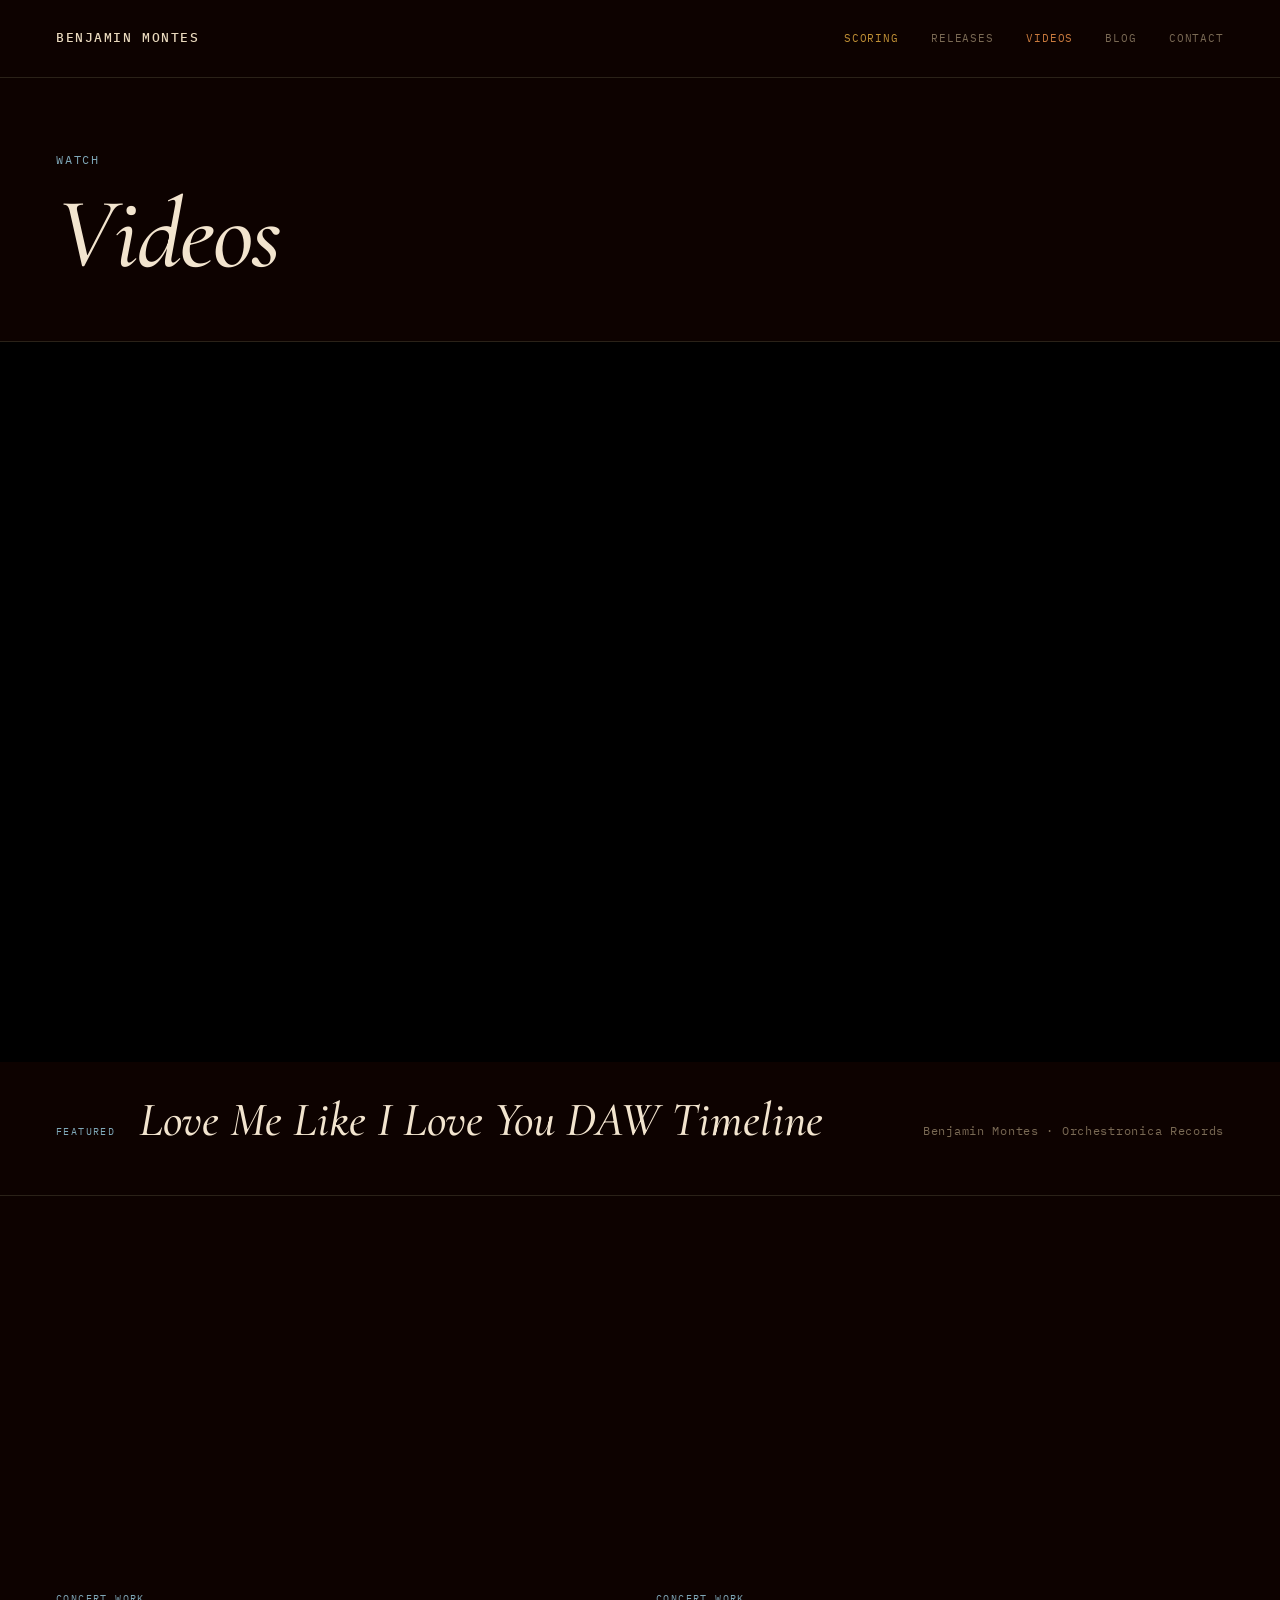
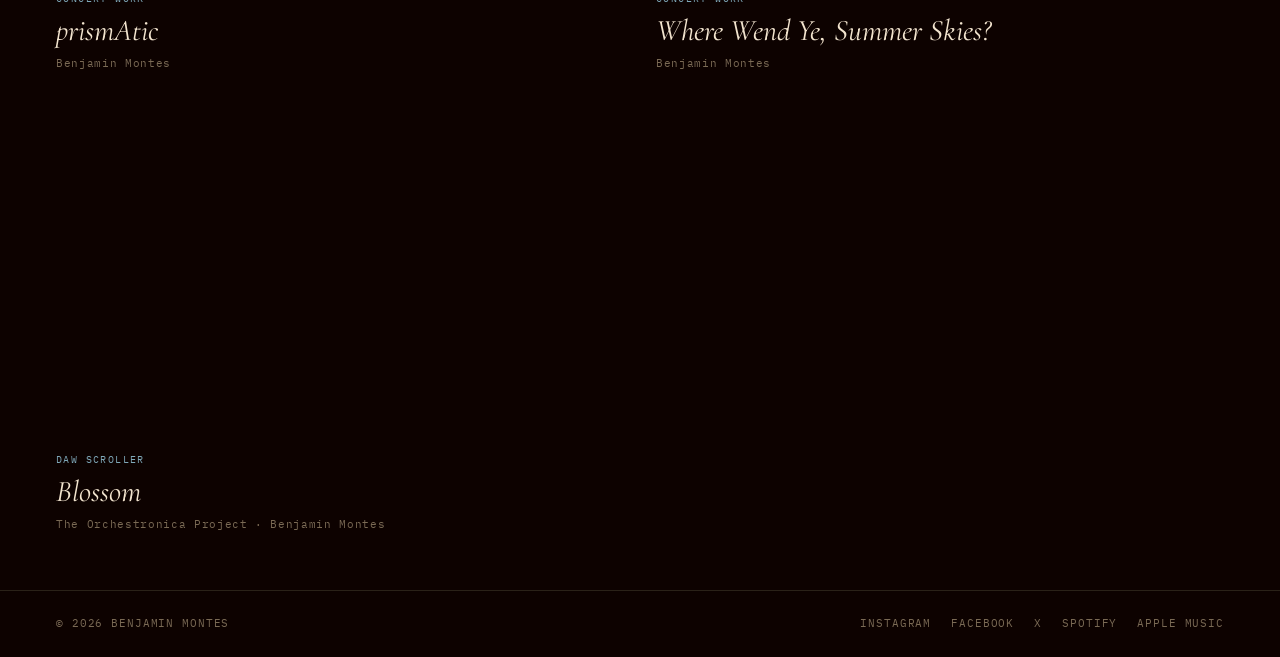
<file: videos.html>
<!DOCTYPE html>
<html lang="en">
<head>
  <meta charset="UTF-8" />
  <meta name="viewport" content="width=device-width, initial-scale=1.0" />
  <title>Videos — Benjamin Montes</title>
  <link rel="preconnect" href="https://fonts.googleapis.com">
  <link rel="preconnect" href="https://fonts.gstatic.com" crossorigin>
  <link href="https://fonts.googleapis.com/css2?family=Cormorant+Garamond:ital,wght@0,300;0,400;0,500;0,600;1,300;1,400;1,500;1,600&family=IBM+Plex+Mono:wght@400;500&display=swap" rel="stylesheet">
  <link rel="stylesheet" href="style.css">
  <link rel="stylesheet" href="videos.css">
</head>
<body class="videos-page">

  <!-- ==================== NAV ==================== -->
  <nav class="nav nav--dark">
    <a href="index.html" class="nav-name">Benjamin Montes</a>
    <button class="nav-hamburger" aria-label="Menu" aria-expanded="false"><span></span><span></span><span></span></button>
    <ul class="nav-links nav-links--dark">
      <li><a href="scores.html" class="nav-scoring">Scoring</a></li>
      <li><a href="releases.html">Releases</a></li>
      <li><a href="videos.html" class="nav-active--dark">Videos</a></li>
      <li><a href="blog.html">Blog</a></li>
      <li><a href="contact.html">Contact</a></li>
      
    </ul>
  </nav>

  <!-- ==================== CINEMA HEADER ==================== -->
  <header class="cinema-header">
    <p class="cinema-eyebrow">Watch</p>
    <h1 class="cinema-title">Videos</h1>
  </header>

  <!-- ==================== FEATURED VIDEO ==================== -->
  <section class="featured-video">
    <div class="video-stage">
      <div class="video-embed">
        <iframe
          src="https://www.youtube.com/embed/jg94MEu466A"
          title="Love Me Like I Love You DAW Timeline | Benjamin Montes, Orchestronica Records"
          allow="accelerometer; autoplay; clipboard-write; encrypted-media; gyroscope; picture-in-picture; web-share"
          allowfullscreen
        ></iframe>
      </div>
    </div>
    <div class="featured-info">
      <span class="video-label">Featured</span>
      <h2 class="featured-title">Love Me Like I Love You DAW Timeline</h2>
      <p class="featured-sub">Benjamin Montes &middot; Orchestronica Records</p>
    </div>
  </section>

  <!-- ==================== VIDEO GRID ==================== -->
  <section class="video-grid-section">
    <div class="video-grid">

      <article class="video-card">
        <div class="video-embed video-embed--card">
          <iframe
            src="https://www.youtube.com/embed/y9Jo8t3Gnco"
            title="prismAtic — Benjamin Montes"
            allow="accelerometer; autoplay; clipboard-write; encrypted-media; gyroscope; picture-in-picture; web-share"
            allowfullscreen
          ></iframe>
        </div>
        <div class="video-card-info">
          <span class="video-label">Concert Work</span>
          <h3 class="video-card-title">prismAtic</h3>
          <p class="video-card-sub">Benjamin Montes</p>
        </div>
      </article>

      <article class="video-card">
        <div class="video-embed video-embed--card">
          <iframe
            src="https://www.youtube.com/embed/fMfnbMpiAm0"
            title="Where Wend Ye, Summer Skies? — Benjamin Montes"
            allow="accelerometer; autoplay; clipboard-write; encrypted-media; gyroscope; picture-in-picture; web-share"
            allowfullscreen
          ></iframe>
        </div>
        <div class="video-card-info">
          <span class="video-label">Concert Work</span>
          <h3 class="video-card-title">Where Wend Ye, Summer Skies?</h3>
          <p class="video-card-sub">Benjamin Montes</p>
        </div>
      </article>

      <article class="video-card">
        <div class="video-embed video-embed--card">
          <iframe
            src="https://www.youtube.com/embed/mn1_8rb4ytg"
            title="Blossom DAW-Scroller — The Orchestronica Project"
            allow="accelerometer; autoplay; clipboard-write; encrypted-media; gyroscope; picture-in-picture; web-share"
            allowfullscreen
          ></iframe>
        </div>
        <div class="video-card-info">
          <span class="video-label">DAW Scroller</span>
          <h3 class="video-card-title">Blossom</h3>
          <p class="video-card-sub">The Orchestronica Project &middot; Benjamin Montes</p>
        </div>
      </article>

    </div>
  </section>

  <!-- ==================== FOOTER ==================== -->
  <footer class="footer footer--dark">
    <span class="footer-name">&copy; 2026 Benjamin Montes</span>
    <nav class="footer-social">
      <a href="https://instagram.com/benjaminsmontes" target="_blank" rel="noopener">Instagram</a>
      <a href="https://www.facebook.com/61577914032293/" target="_blank" rel="noopener">Facebook</a>
      <a href="https://x.com/benjaminsmontes" target="_blank" rel="noopener">X</a>
      <a href="https://open.spotify.com/artist/6ps73RGhMDePn7EByVew5k?si=Z1z0tnssSOyLZ9sCfh_7qw" target="_blank" rel="noopener">Spotify</a>
      <a href="https://music.apple.com/us/artist/benjamin-montes/1446550968" target="_blank" rel="noopener">Apple Music</a>
    </nav>
  </footer>

  <script src="nav.js"></script>
</body>
</html>
</file>
<file: style.css>
/* ============================================================
   THEME TOKENS — Elysium
   Swap only these variables to change the entire site theme.
   ============================================================ */
:root {
  --bg:      #0D0200;
  --text:    #F0DEC8;
  --accent:  #8C1A30;   /* deep burgundy */
  --accent2: #C09035;   /* antique gold */
  --line:    #2A0800;

  --font-display: 'Cormorant Garamond', 'Georgia', serif;
  --font-mono:    'IBM Plex Mono', monospace;
}

/* ============================================================
   RESET & BASE
   ============================================================ */
*, *::before, *::after { box-sizing: border-box; margin: 0; padding: 0; }

html { font-size: 16px; -webkit-font-smoothing: antialiased; }

body {
  background: var(--bg);
  color: var(--text);
  font-family: var(--font-mono);
  line-height: 1.6;
}

a { color: inherit; text-decoration: none; }

/* ============================================================
   NAV
   ============================================================ */
.nav {
  display: flex;
  justify-content: space-between;
  align-items: center;
  padding: 28px 56px;
  border-bottom: 1px solid var(--line);
}

.nav-name {
  font-family: var(--font-mono);
  font-size: 13px;
  font-weight: 500;
  letter-spacing: 0.12em;
  text-transform: uppercase;
  color: var(--text);
}

.nav-links {
  display: flex;
  gap: 32px;
  list-style: none;
  font-family: var(--font-mono);
  font-size: 11px;
  letter-spacing: 0.08em;
  text-transform: uppercase;
  color: #7A6A54;
}

.nav-links a {
  color: #7A6A54;
  transition: color 0.15s;
}

.nav-links a:hover { color: var(--text); }

.nav-shop { opacity: 0.45; cursor: default; }
.nav-scoring { color: var(--accent2) !important; }

/* ============================================================
   HERO
   ============================================================ */
.hero {
  padding: 80px 56px 100px;
  min-height: 70vh;
  position: relative;
  overflow: hidden;
  display: flex;
  align-items: center;
  justify-content: center;
}

/* Placeholder — replace src with real field image when ready */
.hero-bg-placeholder {
  position: absolute;
  inset: 0;
  background:
    linear-gradient(
      to bottom,
      rgba(13, 2, 0, 0.20) 0%,
      rgba(13, 2, 0, 0.65) 55%,
      rgba(13, 2, 0, 1.00) 100%
    ),
    url('images/covers/Olympus.jpg') center / cover no-repeat;
  z-index: 0;
}

.hero-inner {
  position: relative;
  z-index: 1;
  max-width: 900px;
  text-align: center;
}

.eyebrow {
  font-family: var(--font-mono);
  font-size: 12px;
  letter-spacing: 0.15em;
  text-transform: uppercase;
  color: var(--accent);
  margin-bottom: 18px;
}

/* ---- Page headers (shared across Releases, Blog, About) ---- */
.page-header {
  padding: 64px 56px 48px;
}

.page-title {
  font-family: var(--font-display);
  font-size: clamp(40px, 5vw, 64px);
  font-weight: 500;
  letter-spacing: -0.01em;
  color: var(--text);
  margin-top: 16px;
}

.page-subtitle {
  font-family: var(--font-display);
  font-size: clamp(16px, 1.5vw, 19px);
  font-weight: 400;
  font-style: normal;
  line-height: 1.7;
  color: #C8A8A0;
  max-width: 640px;
  margin-top: 20px;
}

.hero-title {
  margin-bottom: 28px;
  display: flex;
  flex-direction: column;
  gap: 10px;
}

.hero-title-main {
  font-family: var(--font-display);
  font-size: clamp(72px, 12vw, 160px);
  font-weight: 500;
  line-height: 1.0;
  letter-spacing: -0.01em;
  color: var(--text);
  white-space: nowrap;
}

.hero-title-main em {
  font-style: italic;
  color: var(--accent2);
}

.hero-coming-soon {
  font-family: var(--font-display);
  font-size: clamp(14px, 1.6vw, 20px);
  font-style: italic;
  font-weight: 300;
  letter-spacing: 0.04em;
  color: #C4A0A8;
  margin-top: 24px;
}

.hero-label {
  color: #D4B8BC;
  font-weight: 600;
  font-style: normal;
}

.hero-subtitle {
  font-family: var(--font-display);
  font-size: clamp(20px, 3vw, 32px);
  font-weight: 400;
  font-style: italic;
  letter-spacing: 0;
  color: #7A6A54;
  line-height: 1.2;
}

.hero-sub {
  font-family: var(--font-mono);
  font-size: 13px;
  color: #7A6A54;
  line-height: 1.7;
  letter-spacing: 0.02em;
  margin-bottom: 40px;
  max-width: 480px;
}

.hero-actions {
  display: flex;
  gap: 16px;
  align-items: center;
}

/* ============================================================
   BUTTONS
   ============================================================ */
.btn-primary {
  font-family: var(--font-mono);
  font-size: 11px;
  letter-spacing: 0.1em;
  text-transform: uppercase;
  background: var(--text);
  color: var(--bg);
  padding: 12px 24px;
  display: inline-block;
  transition: opacity 0.15s;
}

.btn-primary:hover { opacity: 0.8; }

.read-more {
  font-family: var(--font-mono);
  font-size: 11px;
  letter-spacing: 0.1em;
  text-transform: uppercase;
  color: var(--accent2);
  transition: opacity 0.15s;
}

.read-more:hover { opacity: 0.65; }

.btn-ghost {
  font-family: var(--font-mono);
  font-size: 11px;
  letter-spacing: 0.1em;
  text-transform: uppercase;
  color: #7A6A54;
  border-bottom: 1px solid var(--line);
  padding-bottom: 2px;
  transition: color 0.15s, border-color 0.15s;
}

.btn-ghost:hover {
  color: var(--text);
  border-color: var(--text);
}

/* ============================================================
   GRADIENT STRIP
   ============================================================ */
.strip {
  height: 3px;
  background: linear-gradient(90deg, var(--accent2) 0%, var(--accent) 100%);
}

/* ============================================================
   FILTER BAR (shared: Releases, Scores)
   ============================================================ */
.filter-bar {
  display: flex;
  gap: 0;
  padding: 0 56px;
  border-bottom: 1px solid var(--line);
}

.filter-btn {
  font-family: var(--font-mono);
  font-size: 11px;
  letter-spacing: 0.1em;
  text-transform: uppercase;
  color: #7A6A54;
  background: none;
  border: none;
  border-bottom: 2px solid transparent;
  padding: 16px 20px;
  cursor: pointer;
  margin-bottom: -1px;
  transition: color 0.15s, border-color 0.15s;
}

.filter-btn:hover { color: var(--text); }

.filter-btn.active {
  color: var(--text);
  border-bottom-color: var(--accent2);
}

/* ============================================================
   ALBUM FEATURE (homepage)
   ============================================================ */
.album-feature {
  border-bottom: 1px solid var(--line);
  padding: 72px 56px;
}
.album-feature-inner {
  display: flex;
  align-items: stretch;
  gap: 64px;
}
.album-feature-img {
  width: 340px;
  flex-shrink: 0;
  display: block;
  object-fit: cover;
}
.album-feature-text {
  display: flex;
  flex-direction: column;
  align-items: flex-start;
  gap: 36px;
  padding-top: 8px;
}

.album-feature-read-more {
  align-self: flex-start;
}

.album-feature-desc {
  font-family: var(--font-display);
  font-size: clamp(32px, 4vw, 56px);
  font-weight: 400;
  font-style: italic;
  line-height: 1.45;
  color: #E8C0CC;
}

/* ============================================================
   RELEASE CARDS
   ============================================================ */
.release {
  border-bottom: 1px solid var(--line);
}

.release-grid {
  display: grid;
  grid-template-columns: repeat(3, 1fr);
  gap: 1px;
  background: var(--line);
}

.release-card {
  background: var(--bg);
  padding: 40px 36px;
  min-height: 240px;
  display: flex;
  flex-direction: column;
  justify-content: space-between;
}

.card-tag {
  font-family: var(--font-mono);
  font-size: 11px;
  letter-spacing: 0.12em;
  text-transform: uppercase;
  color: var(--accent);
}

.card-title {
  font-family: var(--font-display);
  font-size: 26px;
  font-weight: 400;
  font-style: italic;
  color: var(--text);
  margin-top: 48px;
}

.card-meta {
  font-family: var(--font-mono);
  font-size: 11px;
  color: #7A6A54;
  letter-spacing: 0.04em;
  margin-top: 6px;
}

.card-link {
  font-family: var(--font-mono);
  font-size: 11px;
  letter-spacing: 0.08em;
  text-transform: uppercase;
  color: var(--accent2);
  margin-top: 24px;
  display: inline-block;
  transition: opacity 0.15s;
}

.card-link:hover { opacity: 0.65; }

/* ============================================================
   META ROW (piece details)
   ============================================================ */
.release-details {
  border-top: 1px solid var(--line);
  padding: 0 36px;
}

.meta-row {
  display: flex;
  gap: 0;
}

.meta-item {
  flex: 1;
  padding: 24px 28px;
  border-right: 1px solid var(--line);
}

.meta-item:last-child { border-right: none; }

.meta-item dt {
  font-family: var(--font-mono);
  font-size: 10px;
  letter-spacing: 0.14em;
  text-transform: uppercase;
  color: var(--accent);
  margin-bottom: 6px;
}

.meta-item dd {
  font-family: var(--font-display);
  font-size: 15px;
  color: var(--text);
}

/* ============================================================
   ABOUT
   ============================================================ */
.about {
  padding: 72px 56px;
  border-bottom: 1px solid var(--line);
}

.about-inner {
  max-width: 560px;
}

.about-inner .eyebrow {
  margin-bottom: 20px;
}

.about-links {
  display: flex;
  gap: 24px;
  align-items: center;
  flex-wrap: wrap;
}

.about-text {
  font-family: var(--font-display);
  font-size: 19px;
  font-weight: 400;
  line-height: 1.65;
  color: var(--text);
  margin-bottom: 32px;
}

/* ============================================================
   CONTACT PAGE
   ============================================================ */
.contact-main {
  max-width: 760px;
  margin: 0 auto;
  padding: 72px 56px 96px;
  width: 100%;
  box-sizing: border-box;
}

.contact-label {
  font-family: var(--font-mono);
  font-size: 10px;
  letter-spacing: 0.16em;
  text-transform: uppercase;
  color: var(--accent2);
  margin-bottom: 20px;
}

.contact-email-section {
  margin-bottom: 0;
}

.contact-email {
  font-family: var(--font-display);
  font-size: clamp(24px, 3.5vw, 44px);
  font-weight: 300;
  font-style: italic;
  color: var(--text);
  text-decoration: none;
  display: inline-block;
  border-bottom: 1px solid var(--line);
  padding-bottom: 4px;
  transition: color 0.2s, border-color 0.2s;
}

.contact-email:hover {
  color: var(--accent2);
  border-color: var(--accent2);
}

.contact-divider {
  height: 1px;
  background: var(--line);
  margin: 56px 0;
}

.contact-social-list {
  list-style: none;
  display: flex;
  flex-direction: column;
  gap: 0;
}

.contact-social-item {
  display: flex;
  align-items: baseline;
  justify-content: space-between;
  padding: 20px 0;
  border-bottom: 1px solid var(--line);
}

.contact-social-item:first-child {
  border-top: 1px solid var(--line);
}

.contact-social-platform {
  font-family: var(--font-display);
  font-size: clamp(18px, 2vw, 26px);
  font-weight: 400;
  font-style: italic;
  color: var(--text);
}

.contact-social-link {
  font-family: var(--font-mono);
  font-size: 11px;
  letter-spacing: 0.1em;
  color: var(--accent);
  text-decoration: none;
  transition: color 0.2s;
}

.contact-social-link:hover {
  color: var(--text);
}

@media (max-width: 768px) {
  .contact-main { padding: 48px 24px 72px; }
  .contact-social-item { flex-direction: column; gap: 8px; }
}

/* ============================================================
   FOOTER
   ============================================================ */
.footer {
  display: flex;
  justify-content: space-between;
  align-items: center;
  padding: 24px 56px;
  font-family: var(--font-mono);
  font-size: 11px;
  letter-spacing: 0.08em;
  text-transform: uppercase;
  color: #7A6A54;
}

.footer-social {
  display: flex;
  gap: 20px;
  align-items: center;
}

.footer-social a {
  font-family: var(--font-mono);
  font-size: 11px;
  letter-spacing: 0.08em;
  text-transform: uppercase;
  color: #7A6A54;
  transition: color 0.15s;
}

.footer-social a:hover { color: var(--text); }

/* ============================================================
   HAMBURGER MENU
   ============================================================ */
.nav-hamburger {
  display: none;
  flex-direction: column;
  justify-content: center;
  gap: 5px;
  width: 32px;
  height: 32px;
  background: none;
  border: none;
  cursor: pointer;
  padding: 4px;
  flex-shrink: 0;
}

.nav-hamburger span {
  display: block;
  width: 100%;
  height: 1px;
  background: var(--text);
  transition: transform 0.3s ease, opacity 0.3s ease;
  transform-origin: center;
}

/* Animate to X when open */
.nav--open .nav-hamburger span:nth-child(1) {
  transform: translateY(6px) rotate(45deg);
}
.nav--open .nav-hamburger span:nth-child(2) {
  opacity: 0;
}
.nav--open .nav-hamburger span:nth-child(3) {
  transform: translateY(-6px) rotate(-45deg);
}

/* ============================================================
   RESPONSIVE — basic mobile pass
   ============================================================ */
@media (max-width: 768px) {
  .nav { padding: 0 24px; flex-wrap: wrap; height: auto; min-height: 56px; align-items: center; position: relative; }
  .nav-name { padding: 16px 0; }
  .nav-hamburger { display: flex; margin-left: auto; }

  .nav-links,
  .nav-links--dark {
    display: none;
    flex-direction: column;
    width: 100%;
    padding: 8px 0 20px;
    gap: 0;
    border-top: 1px solid var(--line);
  }

  .nav--open .nav-links,
  .nav--open .nav-links--dark {
    display: flex;
  }

  .nav-links li,
  .nav-links--dark li {
    width: 100%;
  }

  .nav-links a,
  .nav-links--dark a {
    display: block;
    padding: 12px 0;
    font-size: 13px;
    letter-spacing: 0.08em;
  }

  .hero { padding: 56px 24px 48px; }
  .about { padding: 56px 24px; }
  .footer { padding: 20px 24px; flex-direction: column; gap: 8px; text-align: center; }

  .album-feature { padding: 48px 24px; }
  .album-feature-inner { flex-direction: column; gap: 32px; }
  .album-feature-img { width: 100%; height: auto; }

  .release-grid { grid-template-columns: 1fr; }
  .release-card { min-height: auto; padding: 32px 24px; }

  .meta-row { flex-wrap: wrap; }
  .meta-item { flex: 1 1 50%; border-right: none; border-bottom: 1px solid var(--line); padding: 18px 24px; }
  .meta-item:nth-last-child(-n+2) { border-bottom: none; }

  .release-details { padding: 0; }

  .nav-links { gap: 18px; }
}

@media (max-width: 480px) {
  .hero-actions { flex-direction: column; align-items: flex-start; }
  .nav-links { gap: 14px; }
  .nav-name { font-size: 11px; }
}
</file>
<file: blog.css>
/* ============================================================
   BLOG INDEX
   ============================================================ */

.blog-main {
  padding: 56px 56px 80px;
  display: flex;
  flex-direction: column;
  gap: 2px;
  max-width: 860px;
  margin: 0 auto;
  width: 100%;
  box-sizing: border-box;
}

/* ---- Post card (index) ---- */
.post-card {
  display: block;
  text-decoration: none;
  border: 1px solid var(--line);
  background: var(--bg);
  transition: border-color 0.2s, background 0.2s;
  padding: 0 0 20px;
}

.post-card + .post-card {
  border-top: none;
}

.post-card:hover {
  border-color: var(--accent);
  background: rgba(140, 26, 48, 0.04);
}

.post-header {
  padding: 28px 32px 16px;
}

.post-meta {
  display: flex;
  align-items: center;
  gap: 16px;
  margin-bottom: 10px;
}

.post-date {
  font-family: var(--font-mono);
  font-size: 11px;
  letter-spacing: 0.08em;
  color: #7A5A62;
}

.post-tag {
  font-family: var(--font-mono);
  font-size: 10px;
  letter-spacing: 0.12em;
  text-transform: uppercase;
  color: var(--accent);
  background: rgba(140, 26, 48, 0.12);
  padding: 3px 8px;
}

.post-title {
  font-family: var(--font-display);
  font-size: clamp(18px, 2.2vw, 26px);
  font-weight: 500;
  font-style: italic;
  color: var(--text);
  line-height: 1.2;
}

.post-excerpt {
  font-family: var(--font-display);
  font-size: 15px;
  line-height: 1.7;
  color: #7A5A62;
  padding: 0 32px;
  margin-bottom: 16px;
}

.post-excerpt em {
  font-style: italic;
  color: var(--accent2);
}

.post-read {
  display: inline-block;
  margin-left: 32px;
  font-family: var(--font-mono);
  font-size: 11px;
  letter-spacing: 0.1em;
  color: var(--accent);
}

/* ============================================================
   INDIVIDUAL POST PAGE
   ============================================================ */

.post-article {
  max-width: 700px;
  margin: 0 auto;
  padding: 56px 56px 96px;
  width: 100%;
  box-sizing: border-box;
}

.post-back {
  display: inline-block;
  font-family: var(--font-mono);
  font-size: 11px;
  letter-spacing: 0.1em;
  color: #7A5A62;
  text-decoration: none;
  margin-bottom: 48px;
  transition: color 0.2s;
}

.post-back:hover {
  color: var(--text);
}

.post-article-header {
  margin-bottom: 48px;
  padding-bottom: 32px;
  border-bottom: 1px solid var(--line);
}

.post-article-title {
  font-family: var(--font-display);
  font-size: clamp(28px, 4vw, 44px);
  font-weight: 500;
  font-style: italic;
  color: var(--text);
  line-height: 1.15;
  margin-top: 16px;
  text-wrap: balance;
}

.post-article-body {
  display: flex;
  flex-direction: column;
  gap: 28px;
}

.post-article-body p {
  font-family: var(--font-display);
  font-size: clamp(17px, 1.6vw, 20px);
  font-weight: 300;
  line-height: 1.8;
  color: var(--text);
}

/* ============================================================
   HOMEPAGE BLOG PREVIEW SECTION
   ============================================================ */

.home-blog {
  padding: 72px 56px;
  border-top: 1px solid var(--line);
  border-bottom: 1px solid var(--line);
}

.home-blog-header {
  display: flex;
  justify-content: space-between;
  align-items: flex-end;
  margin-bottom: 36px;
}

.home-blog-title {
  font-family: var(--font-display);
  font-size: clamp(28px, 4vw, 44px);
  font-weight: 500;
  font-style: italic;
  color: var(--text);
  line-height: 1.1;
}

.home-blog-list {
  display: flex;
  flex-direction: column;
  gap: 20px;
  margin-bottom: 36px;
}

.home-post-card {
  display: block;
  text-decoration: none;
  border: 1px solid var(--line);
  padding: 24px 28px;
  background: var(--bg);
  transition: border-color 0.2s;
}

.home-post-card:hover {
  border-color: var(--accent);
}

.home-post-meta {
  display: flex;
  gap: 14px;
  align-items: center;
  margin-bottom: 8px;
}

.home-post-date {
  font-family: var(--font-mono);
  font-size: 10px;
  letter-spacing: 0.08em;
  color: #7A5A62;
}

.home-post-tag {
  font-family: var(--font-mono);
  font-size: 10px;
  letter-spacing: 0.12em;
  text-transform: uppercase;
  color: var(--accent);
}

.home-post-title {
  font-family: var(--font-display);
  font-size: 18px;
  font-weight: 500;
  font-style: italic;
  color: var(--text);
  margin-bottom: 10px;
  line-height: 1.3;
}

.home-post-excerpt {
  font-family: var(--font-display);
  font-size: 14px;
  line-height: 1.7;
  color: #7A5A62;
  display: -webkit-box;
  -webkit-line-clamp: 2;
  -webkit-box-orient: vertical;
  overflow: hidden;
}

/* ---- Responsive ---- */
@media (max-width: 768px) {
  .blog-main { padding: 36px 24px 56px; }
  .post-article { padding: 40px 24px 72px; }
  .post-header { padding: 22px 20px 14px; }
  .post-excerpt { padding: 0 20px; }
  .post-read { margin-left: 20px; }
  .home-blog { padding: 56px 24px; }
  .home-blog-header { flex-direction: column; align-items: flex-start; gap: 16px; }
}
</file>
<file: about.css>
/* ============================================================
   ABOUT PAGE — layout and components
   Inherits all theme tokens from style.css
   ============================================================ */

/* ---- Page header ---- */
.page-header {
  padding: 64px 56px 48px;
}

.page-title {
  font-family: var(--font-display);
  font-size: clamp(40px, 5vw, 64px);
  font-weight: 500;
  letter-spacing: -0.01em;
  color: var(--text);
  margin-top: 16px;
}

/* ---- Two-column layout ---- */
.about-page {
  display: grid;
  grid-template-columns: 320px 1fr;
  gap: 0;
  border-top: 1px solid var(--line);
  min-height: 60vh;
}

/* ---- Portrait column ---- */
.about-portrait-col {
  border-right: 1px solid var(--line);
  padding: 48px 36px;
}

.portrait-wrap {
  position: sticky;
  top: 32px;
}

.portrait-img {
  width: 100%;
  display: block;
  aspect-ratio: 3 / 4;
  object-fit: cover;
  object-position: center top;
  filter: sepia(12%) contrast(1.02);
}

.portrait-meta {
  margin-top: 28px;
  display: flex;
  flex-direction: column;
  gap: 0;
}

.portrait-meta-item {
  display: flex;
  flex-direction: column;
  padding: 14px 0;
  border-bottom: 1px solid var(--line);
}

.portrait-meta-item:last-child {
  border-bottom: none;
}

.portrait-meta-item dt {
  font-family: var(--font-mono);
  font-size: 10px;
  letter-spacing: 0.14em;
  text-transform: uppercase;
  color: var(--accent);
  margin-bottom: 4px;
}

.portrait-meta-item dd {
  font-family: var(--font-display);
  font-size: 14px;
  color: var(--text);
}

/* ---- Bio text column ---- */
.about-text-col {
  padding: 56px 64px 72px;
}

.bio-section {
  margin-bottom: 40px;
}

.bio-lead {
  font-family: var(--font-display);
  font-size: 20px;
  font-weight: 400;
  line-height: 1.65;
  color: var(--text);
}

.bio-heading {
  font-family: var(--font-mono);
  font-size: 11px;
  letter-spacing: 0.14em;
  text-transform: uppercase;
  color: var(--accent);
  margin-bottom: 14px;
}

.bio-body {
  font-family: var(--font-display);
  font-size: 16px;
  line-height: 1.75;
  color: var(--text);
}

.bio-body em {
  font-style: italic;
  color: var(--accent2);
}

.bio-links {
  display: flex;
  gap: 24px;
  align-items: center;
  flex-wrap: wrap;
  margin-top: 16px;
  padding-top: 40px;
  border-top: 1px solid var(--line);
}

/* ---- Responsive ---- */
@media (max-width: 860px) {
  .about-page {
    grid-template-columns: 1fr;
  }

  .about-portrait-col {
    border-right: none;
    border-bottom: 1px solid var(--line);
    padding: 36px 24px;
  }

  .portrait-wrap {
    position: static;
    display: grid;
    grid-template-columns: 200px 1fr;
    gap: 28px;
    align-items: start;
  }

  .portrait-img {
    aspect-ratio: 3 / 4;
  }

  .about-text-col {
    padding: 40px 24px 56px;
    max-width: 100%;
  }
}

@media (max-width: 540px) {
  .page-header { padding: 40px 24px 32px; }

  .portrait-wrap {
    grid-template-columns: 1fr;
  }

  .portrait-img {
    max-width: 240px;
  }
}
</file>
<file: videos.css>
/* ============================================================
   VIDEOS PAGE — cinematic / dark treatment
   ============================================================ */

.videos-page {
  background: #0D0200;
  color: #E8D8BC;
}

/* ---- Nav override for dark background ---- */
.nav--dark {
  background: #0D0200;
  border-bottom: 1px solid #2A2218;
}

.nav--dark .nav-name {
  color: #E8D8BC;
}

.nav-links--dark a {
  color: #7A6A54;
}

.nav-links--dark a:hover {
  color: #E8D8BC;
}

.nav-active--dark {
  color: #C97A3D !important;
}

/* ---- Cinema header ---- */
.cinema-header {
  padding: 72px 56px 56px;
  border-bottom: 1px solid #2A2218;
}

.cinema-eyebrow {
  font-family: var(--font-mono);
  font-size: 12px;
  letter-spacing: 0.15em;
  text-transform: uppercase;
  color: #7FA8B8;
  margin-bottom: 16px;
}

.cinema-title {
  font-family: var(--font-display);
  font-size: clamp(56px, 8vw, 100px);
  font-weight: 500;
  font-style: italic;
  line-height: 1.0;
  letter-spacing: -0.02em;
  color: #F2E4CE;
}

/* ---- Featured video ---- */
.featured-video {
  padding: 0 0 0 0;
}

.video-stage {
  background: #000;
  width: 100%;
}

.video-embed {
  position: relative;
  width: 100%;
  padding-bottom: 56.25%; /* 16:9 */
}

.video-embed iframe {
  position: absolute;
  inset: 0;
  width: 100%;
  height: 100%;
  border: none;
  display: block;
}

.featured-info {
  padding: 32px 56px 48px;
  border-bottom: 1px solid #2A2218;
  display: flex;
  align-items: baseline;
  gap: 24px;
  flex-wrap: wrap;
}

.video-label {
  font-family: var(--font-mono);
  font-size: 10px;
  letter-spacing: 0.14em;
  text-transform: uppercase;
  color: #7FA8B8;
  white-space: nowrap;
}

.featured-title {
  font-family: var(--font-display);
  font-size: clamp(28px, 4vw, 48px);
  font-weight: 500;
  font-style: italic;
  color: #F2E4CE;
  line-height: 1.1;
}

.featured-sub {
  font-family: var(--font-mono);
  font-size: 12px;
  letter-spacing: 0.06em;
  color: #7A6A54;
  margin-left: auto;
  white-space: nowrap;
}

/* ---- Video grid ---- */
.video-grid-section {
  padding: 56px;
}

.video-grid {
  display: grid;
  grid-template-columns: repeat(2, 1fr);
  gap: 40px 32px;
}

.video-card {
  display: flex;
  flex-direction: column;
  gap: 20px;
}

.video-embed--card {
  padding-bottom: 56.25%;
}

.video-card-info {
  display: flex;
  flex-direction: column;
  gap: 6px;
}

.video-card-title {
  font-family: var(--font-display);
  font-size: clamp(20px, 2.5vw, 30px);
  font-weight: 400;
  font-style: italic;
  color: #F2E4CE;
  line-height: 1.2;
}

.video-card-sub {
  font-family: var(--font-mono);
  font-size: 11px;
  letter-spacing: 0.06em;
  color: #7A6A54;
}

/* ---- Footer override for dark background ---- */
.footer--dark {
  background: #0D0200;
  border-top: 1px solid #2A2218;
  color: #7A6A54;
}

.footer--dark .footer-social a {
  color: #7A6A54;
}

.footer--dark .footer-social a:hover {
  color: #E8D8BC;
}

/* ---- Responsive ---- */
@media (max-width: 768px) {
  .cinema-header { padding: 48px 24px 40px; }
  .featured-info { padding: 24px 24px 36px; gap: 12px; }
  .featured-sub { margin-left: 0; }
  .video-grid-section { padding: 36px 24px; }
  .video-grid { grid-template-columns: 1fr; gap: 40px; }
}
</file>
